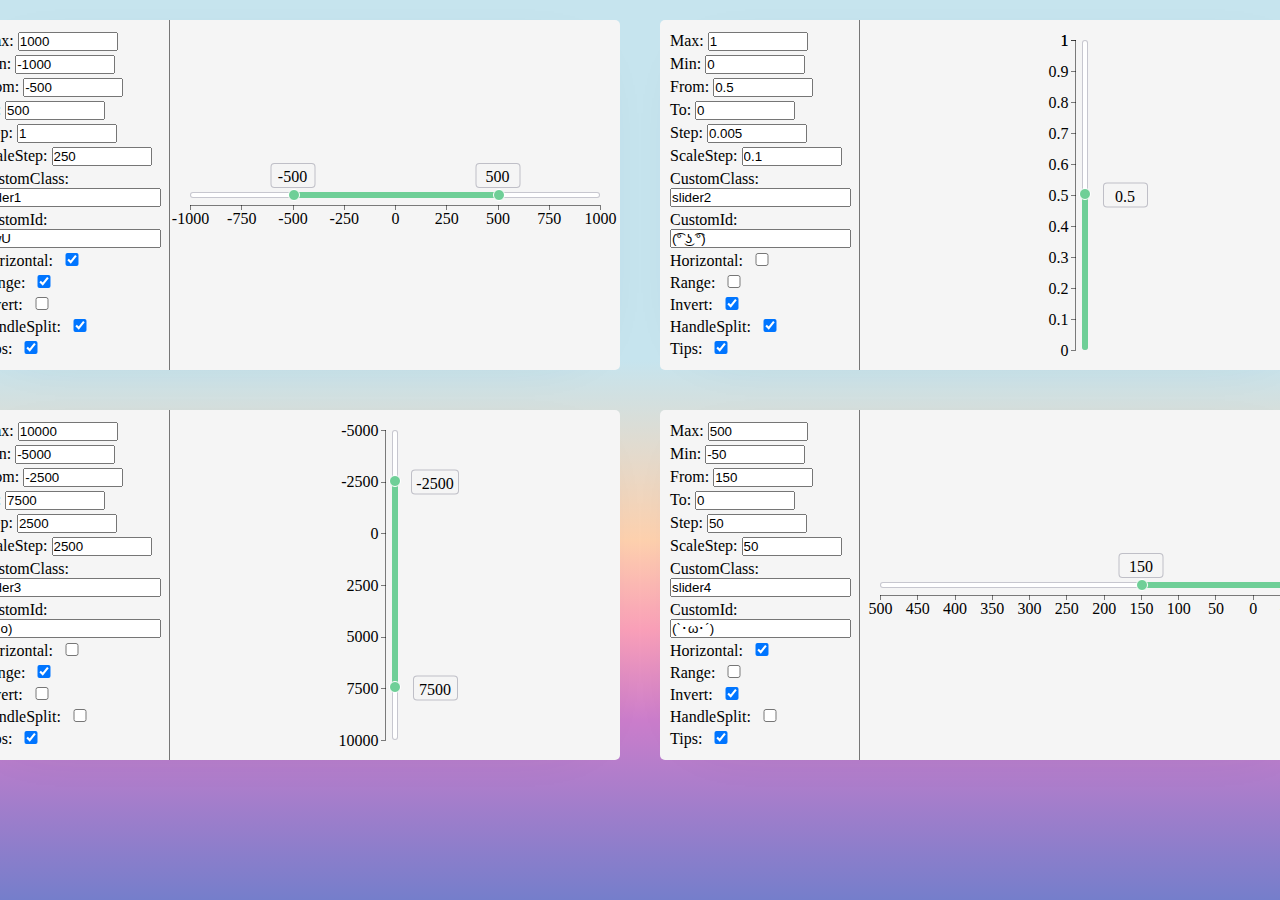
<file: Slider/index.html>
<html><head><meta charset="UTF-8"><meta name="viewport" content="width=device-width,user-scalable=no,initial-scale=1,maximum-scale=1,minimum-scale=1"><meta http-equiv="X-UA-Compatible" content="ie=edge"><title>sliderDemo</title><script defer="defer" src="js/demo.js"></script><link href="css/demo.css" rel="stylesheet"></head><body><main class="page"><div class="page__container"><div class="demoPanel"><div class="demoPanel__panel"><label>Max: <input type="number" name="max"></label> <label>Min: <input type="number" name="min"></label> <label>From: <input type="number" name="from"></label> <label>To: <input type="number" name="to"></label> <label>Step: <input type="number" name="step"></label> <label>ScaleStep: <input type="number" name="scaleStep"></label> <label>CustomClass: <input name="customClass"></label> <label>CustomId: <input name="customId"></label> <label>Horizontal: <input type="checkbox" name="horizontal"></label> <label>Range: <input type="checkbox" name="isRange"></label> <label>Invert: <input type="checkbox" name="invert"></label> <label>HandleSplit: <input type="checkbox" name="handleSplit"></label> <label>Tips: <input type="checkbox" name="tips"></label></div><div class="demoPanel__slider"></div></div><div class="demoPanel"><div class="demoPanel__panel"><label>Max: <input type="number" name="max"></label> <label>Min: <input type="number" name="min"></label> <label>From: <input type="number" name="from"></label> <label>To: <input type="number" name="to"></label> <label>Step: <input type="number" name="step"></label> <label>ScaleStep: <input type="number" name="scaleStep"></label> <label>CustomClass: <input name="customClass"></label> <label>CustomId: <input name="customId"></label> <label>Horizontal: <input type="checkbox" name="horizontal"></label> <label>Range: <input type="checkbox" name="isRange"></label> <label>Invert: <input type="checkbox" name="invert"></label> <label>HandleSplit: <input type="checkbox" name="handleSplit"></label> <label>Tips: <input type="checkbox" name="tips"></label></div><div class="demoPanel__slider"></div></div><div class="demoPanel"><div class="demoPanel__panel"><label>Max: <input type="number" name="max"></label> <label>Min: <input type="number" name="min"></label> <label>From: <input type="number" name="from"></label> <label>To: <input type="number" name="to"></label> <label>Step: <input type="number" name="step"></label> <label>ScaleStep: <input type="number" name="scaleStep"></label> <label>CustomClass: <input name="customClass"></label> <label>CustomId: <input name="customId"></label> <label>Horizontal: <input type="checkbox" name="horizontal"></label> <label>Range: <input type="checkbox" name="isRange"></label> <label>Invert: <input type="checkbox" name="invert"></label> <label>HandleSplit: <input type="checkbox" name="handleSplit"></label> <label>Tips: <input type="checkbox" name="tips"></label></div><div class="demoPanel__slider"></div></div><div class="demoPanel"><div class="demoPanel__panel"><label>Max: <input type="number" name="max"></label> <label>Min: <input type="number" name="min"></label> <label>From: <input type="number" name="from"></label> <label>To: <input type="number" name="to"></label> <label>Step: <input type="number" name="step"></label> <label>ScaleStep: <input type="number" name="scaleStep"></label> <label>CustomClass: <input name="customClass"></label> <label>CustomId: <input name="customId"></label> <label>Horizontal: <input type="checkbox" name="horizontal"></label> <label>Range: <input type="checkbox" name="isRange"></label> <label>Invert: <input type="checkbox" name="invert"></label> <label>HandleSplit: <input type="checkbox" name="handleSplit"></label> <label>Tips: <input type="checkbox" name="tips"></label></div><div class="demoPanel__slider"></div></div></div></main></body></html>
</file>
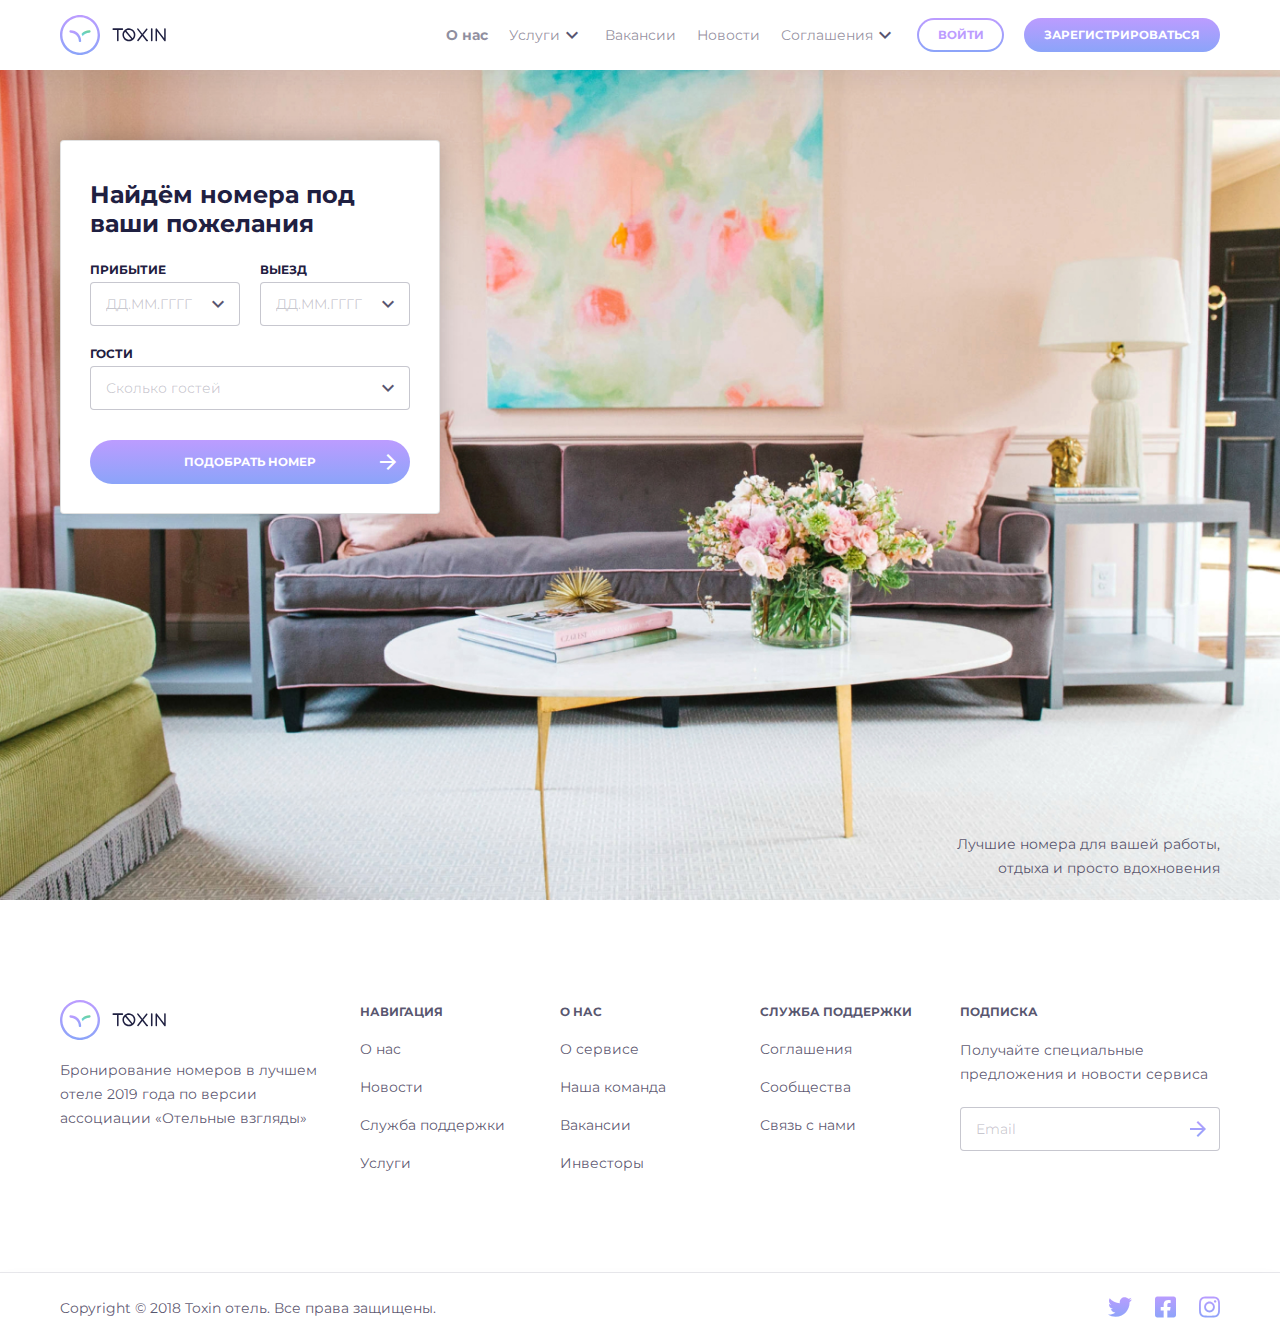
<file: Toxin/index.html>
<!DOCTYPE html>
<html lang="ru">
  <head>
    <meta charset="UTF-8">
    <meta name="viewport" content="width=device-width, initial-scale=1">
    <title>Toxin Landing</title>
  <script defer src="js/vendors-node_modules_jquery_dist_jquery_js-node_modules_pug-runtime_index_js.js"></script><script defer src="js/vendors-node_modules_air-datepicker_index_es_js-node_modules_air-datepicker_air-datepicker_cs-d4dacd.js"></script><script defer src="js/node_modules_moment_locale_sync_recursive_-src_components_date-dropdown_date-dropdown_js-src_-48346a.js"></script><script defer src="js/index.js"></script><link href="css/vendors-node_modules_air-datepicker_index_es_js-node_modules_air-datepicker_air-datepicker_cs-d4dacd.css" rel="stylesheet"><link href="css/index.css" rel="stylesheet"></head>
  <body class="page">
    <div class="page__header">
      <header class="header header--default">
        <div class="header__wrapper">
          <div class="header__logo"><a href="./"><img src="img/logo/logo-default.svg"></a></div>
          <div class="header__container--hamburger">
            <div class="hamburger-menu">
              <label class="hamburger-menu__label">
                <input class="hamburger-menu__checkbox" type="checkbox">
                <div class="hamburger-menu__line-container">
                  <div class="hamburger-menu__single-line"></div>
                  <div class="hamburger-menu__single-line"></div>
                  <div class="hamburger-menu__single-line"></div>
                </div>
              </label>
            </div>
          </div>
          <nav class="header__navigation">
            <div class="header__nav-container">
              <ul class="header__nav-list">
                <li class="header__nav-item"><a class="header__nav-link header__nav-link--with-bold-text" href="/aboutUs.html">О нас</a>
                </li>
                <li class="header__nav-item">
                  <details class="header__details">
                    <summary class="header__summary"><a class="header__nav-link" href="/services.html">Услуги</a><span class="header__nav-arrow">expand_more</span></summary>
                    <div class="header__details-hidden">
                      <ul class="header__nav-list header__nav-list--hidden">
                        <li class="header__nav-item header__nav-item--without-margin header__nav-item--with-padding"><a class="header__nav-link" href="/services1.html">Услуги 1</a></li>
                        <li class="header__nav-item header__nav-item--without-margin header__nav-item--with-padding"><a class="header__nav-link" href="/services2.html">Услуги 2</a></li>
                        <li class="header__nav-item header__nav-item--without-margin header__nav-item--with-padding"><a class="header__nav-link" href="/services3.html">Услуги 3</a></li>
                      </ul>
                    </div>
                  </details>
                </li>
                <li class="header__nav-item"><a class="header__nav-link" href="/vacancies.html">Вакансии</a>
                </li>
                <li class="header__nav-item"><a class="header__nav-link" href="/news.html">Новости</a>
                </li>
                <li class="header__nav-item">
                  <details class="header__details">
                    <summary class="header__summary"><a class="header__nav-link" href="/agreements.html">Соглашения</a><span class="header__nav-arrow">expand_more</span></summary>
                    <div class="header__details-hidden">
                      <ul class="header__nav-list header__nav-list--hidden">
                        <li class="header__nav-item header__nav-item--without-margin header__nav-item--with-padding"><a class="header__nav-link" href="/agreement1.html">Соглашение 1</a></li>
                        <li class="header__nav-item header__nav-item--without-margin header__nav-item--with-padding"><a class="header__nav-link" href="/agreement2.html">Соглашение 2</a></li>
                        <li class="header__nav-item header__nav-item--without-margin header__nav-item--with-padding"><a class="header__nav-link" href="/agreement3.html">Соглашение 3</a></li>
                      </ul>
                    </div>
                  </details>
                </li>
              </ul>
              <div class="header__nav-user">
                <div class="header__nav-btn header__nav-btn--login"><a class="button button--outlined" href="./sign-in.html"><span class="button__wrapper"><span class="button__text">Войти</span></span></a>
                </div>
                <div class="header__nav-btn header__nav-btn--register"><a class="button button--default" href="./registration.html"><span class="button__wrapper"><span class="button__text">Зарегистрироваться</span></span></a>
                </div>
              </div>
            </div>
          </nav>
        </div>
      </header>
    </div>
    <div class="page__content">
      <div class="index-page">
        <div class="index-page__container">
          <div class="index-page__content">
            <div class="index-page__flex-container">
              <div class="index-page__flex-item index-page__flex-item--left">
                <div class="card-search-room">
                  <div class="card-search-room__title">
                    <h1>Найдём номера под ваши пожелания</h1>
                  </div>
                  <form class="card-search-room__form">
                    <div class="card-search-room__container card-search-room__container--with-z-index">
                      <div class="form-input form-input--double form-input--with-dropdown">
                        <div class="form-item-container">
                          <div class="form-item-container__header form-item-container__header--with-short-margin">
                            <h3 class="form-item-container__title">прибытие</h3>
                          </div>
                          <div class="form-item-container__body">
                            <div class="form-input__single-input-wrapper">
                              <input class="form-input__input form-input__input--with-icon form-input__input--readonly" readonly data-action="toggleDropdown" placeholder="ДД.ММ.ГГГГ" data-index="0"><i class="form-input__icon material-icons">expand_more</i>
                            </div>
                          </div>
                        </div>
                        <div class="form-item-container">
                          <div class="form-item-container__header form-item-container__header--with-short-margin">
                            <h3 class="form-item-container__title">выезд</h3>
                          </div>
                          <div class="form-item-container__body">
                            <div class="form-input__single-input-wrapper">
                              <input class="form-input__input form-input__input--with-icon form-input__input--readonly" readonly data-action="toggleDropdown" placeholder="ДД.ММ.ГГГГ" data-index="1"><i class="form-input__icon material-icons">expand_more</i>
                            </div>
                          </div>
                        </div>
                        <div class="form-input__dropdown-wrapper">
                          <div class="dropdown-date">
                            <input class="dropdown-date__input">
                          </div>
                        </div>
                      </div>
                    </div>
                    <div class="card-search-room__container card-search-room__container--with-20px-margin">
                      <div class="form-item-container">
                        <div class="form-item-container__header form-item-container__header--with-short-margin">
                          <h3 class="form-item-container__title">гости</h3>
                        </div>
                        <div class="form-item-container__body">
                          <div class="form-input form-input--single form-input--with-dropdown">
                            <div class="form-input__single-input-wrapper">
                              <input class="form-input__input form-input__input--with-icon form-input__input--readonly" readonly data-action="toggleDropdown" placeholder="Сколько гостей" data-index="0"><i class="form-input__icon material-icons">expand_more</i>
                            </div>
                            <div class="form-input__dropdown-wrapper">
                              <div class="dropdown-guest">
                                <div class="dropdown-guest__type-container" data-name="Взрослые">
                                  <div class="dropdown-guest__type-name">Взрослые</div>
                                  <div class="dropdown-guest__btn-container">
                                    <button class="dropdown-guest__change-count-button" data-action="reduce">-</button><span class="dropdown-guest__guest-count">0</span>
                                    <button class="dropdown-guest__change-count-button" data-action="add">+</button>
                                  </div>
                                </div>
                                <div class="dropdown-guest__type-container" data-name="Дети">
                                  <div class="dropdown-guest__type-name">Дети</div>
                                  <div class="dropdown-guest__btn-container">
                                    <button class="dropdown-guest__change-count-button" data-action="reduce">-</button><span class="dropdown-guest__guest-count">0</span>
                                    <button class="dropdown-guest__change-count-button" data-action="add">+</button>
                                  </div>
                                </div>
                                <div class="dropdown-guest__type-container" data-name="Младенцы">
                                  <div class="dropdown-guest__type-name">Младенцы</div>
                                  <div class="dropdown-guest__btn-container">
                                    <button class="dropdown-guest__change-count-button" data-action="reduce">-</button><span class="dropdown-guest__guest-count">0</span>
                                    <button class="dropdown-guest__change-count-button" data-action="add">+</button>
                                  </div>
                                </div>
                                <div class="dropdown-guest__actions">
                                  <button class="button button--borderless global--hidden" type="button" data-action="clear"><span class="button__wrapper"><span class="button__text">Очистить</span></span></button>
                                  <button class="button button--borderless" type="button" data-action="confirm"><span class="button__wrapper"><span class="button__text">Применить</span></span></button>
                                </div>
                              </div>
                            </div>
                          </div>
                        </div>
                      </div>
                    </div>
                    <div class="card-search-room__container card-search-room__container--with-30px-margin"><a class="button button--big" href="./search-room.html"><span class="button__wrapper"><span class="button__text">Подобрать номер</span><i class="button__icon material-icons">arrow_forward</i></span></a>
                    </div>
                  </form>
                </div>
              </div>
              <div class="index-page__flex-item index-page__flex-item--right index-page__flex-item--with-margin-top"><span class="index-page__site-desctiption">Лучшие номера для вашей работы, отдыха и просто вдохновения</span></div>
            </div>
          </div>
        </div>
      </div>
    </div>
    <div class="page__footer">
      <footer class="footer">
        <section class="footer__section footer__section--base">
          <div class="footer__section-container">
            <div class="footer__grid-container">
              <div class="footer__grid-item footer__grid-item--with-brand-info">
                <div class="footer__brand-logo"><img src="img/logo/logo-default.svg"></div>
                <div class="footer__brand-info"><span>Бронирование номеров в лучшем отеле 2019 года по версии ассоциации «Отельные взгляды»</span></div>
              </div>
              <div class="footer__grid-item footer__grid-item--with-nav-info">
                <div class="footer__grid-title"><span>Навигация</span></div>
                <ul class="footer__link-list">
                  <li class="footer__link-item">О нас</li>
                  <li class="footer__link-item">Новости</li>
                  <li class="footer__link-item">Служба поддержки</li>
                  <li class="footer__link-item">Услуги</li>
                </ul>
              </div>
              <div class="footer__grid-item footer__grid-item--with-aboutUs-info">
                <div class="footer__grid-title"><span>О нас</span></div>
                <ul class="footer__link-list">
                  <li class="footer__link-item">О сервисе</li>
                  <li class="footer__link-item">Наша команда</li>
                  <li class="footer__link-item">Вакансии</li>
                  <li class="footer__link-item">Инвесторы</li>
                </ul>
              </div>
              <div class="footer__grid-item footer__grid-item--with-support-info">
                <div class="footer__grid-title"><span>Служба поддержки</span></div>
                <ul class="footer__link-list">
                  <li class="footer__link-item">Соглашения</li>
                  <li class="footer__link-item">Сообщества</li>
                  <li class="footer__link-item">Связь с нами</li>
                </ul>
              </div>
              <div class="footer__grid-item footer__grid-item--with-subscribe-info">
                <div class="footer__grid-title"><span>Подписка</span></div>
                <div class="footer__subscribe-text"><span>Получайте специальные предложения и новости сервиса</span></div>
                <div class="footer__subscribe-input">
                  <form action="https://echo.htmlacademy.ru" method="post" name="subscribe">
                    <div class="form-input form-input--single">
                      <div class="form-input__single-input-wrapper">
                        <input class="form-input__input form-input__input--with-icon" placeholder="Email" name="Email" data-index="0">
                        <button class="form-input__button material-icons" type="submit">arrow_forward</button>
                      </div>
                    </div>
                  </form>
                </div>
              </div>
            </div>
          </div>
        </section>
        <section class="footer__section footer__section--copyright">
          <div class="footer__section-container">
            <div class="footer__copyright-wrapper">
              <div class="footer__copyright-text"><span>Copyright © 2018 Toxin отель. Все права защищены.</span></div>
              <div class="footer__copyright-socials"><a class="footer__social-link" href="404.html" target="_blank" rel="noopener noreferrer" title="Twitter"><span class="footer__social-icon"></span></a><a class="footer__social-link" href="404.html" target="_blank" rel="noopener noreferrer" title="Facebook"><span class="footer__social-icon"></span></a><a class="footer__social-link" href="404.html" target="_blank" rel="noopener noreferrer" title="Instagram"><span class="footer__social-icon"></span></a>
              </div>
            </div>
          </div>
        </section>
      </footer>
    </div>
  </body>
</html>
</file>
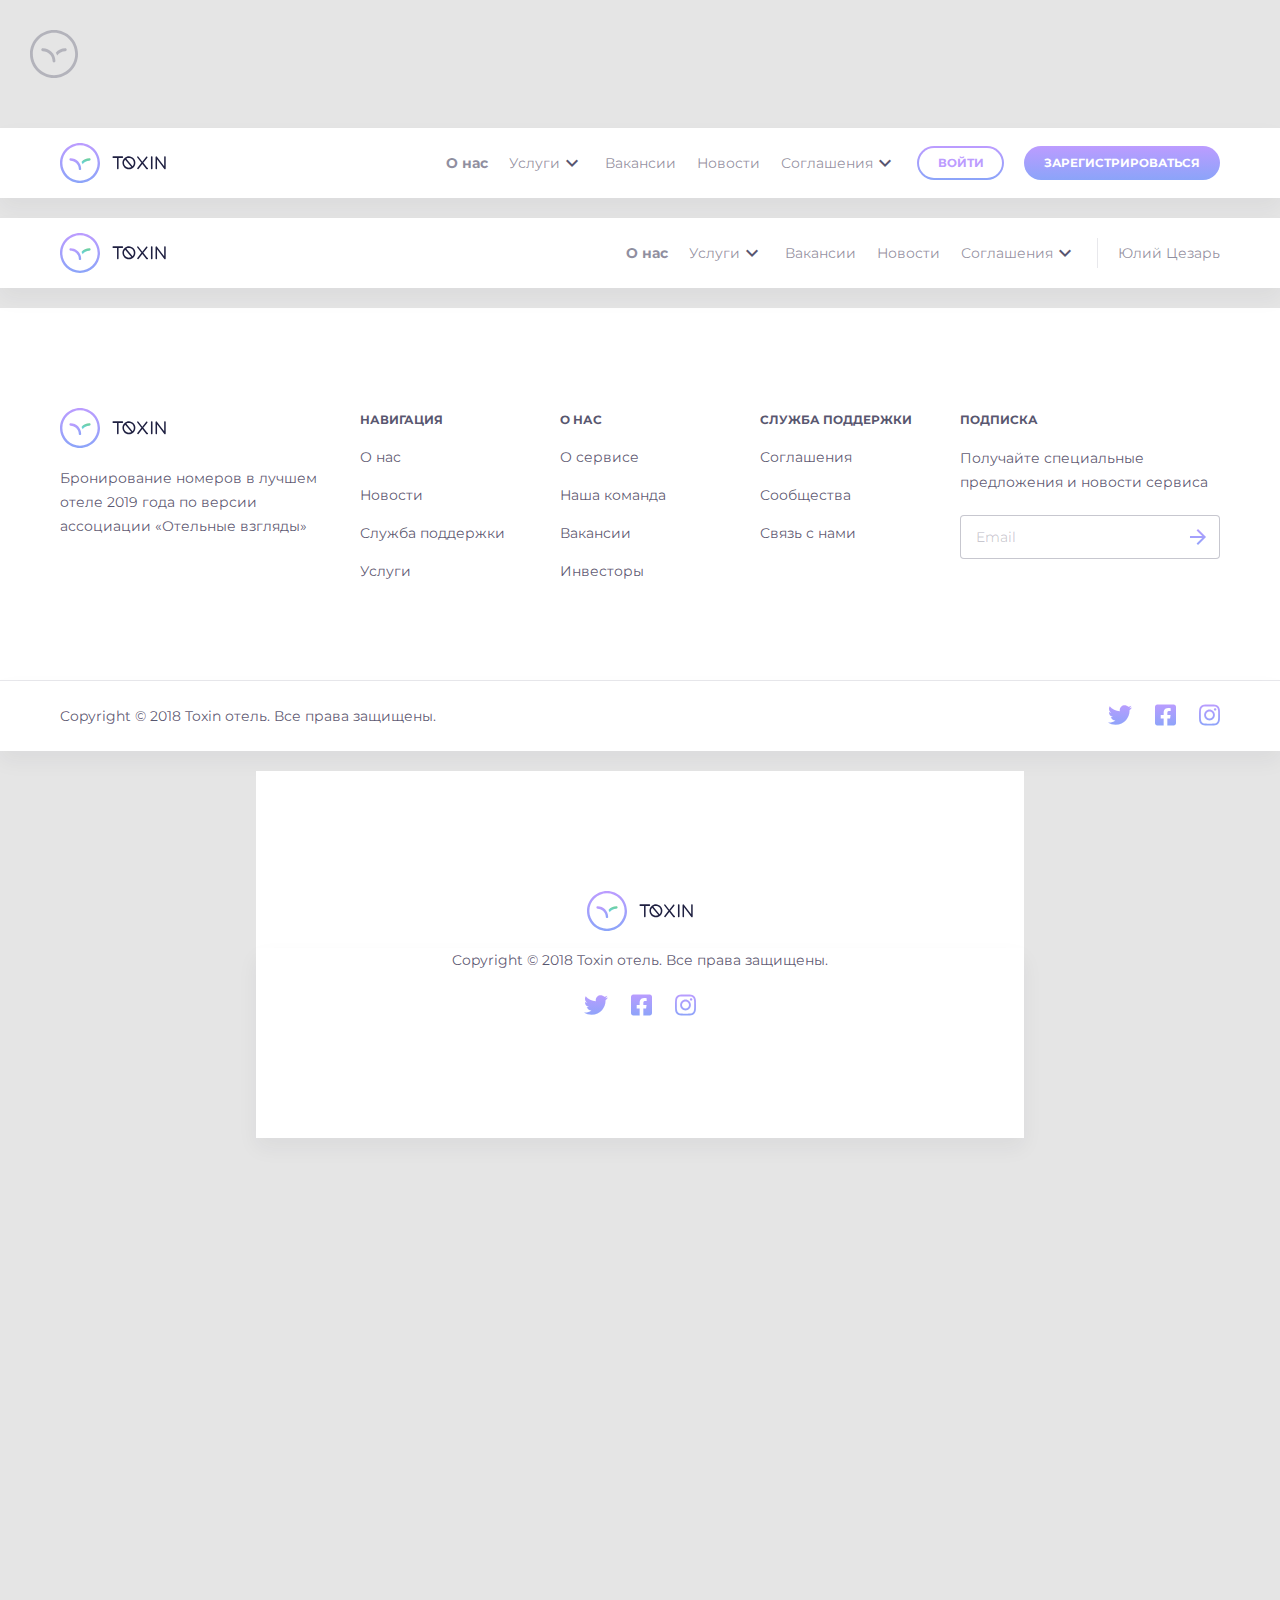
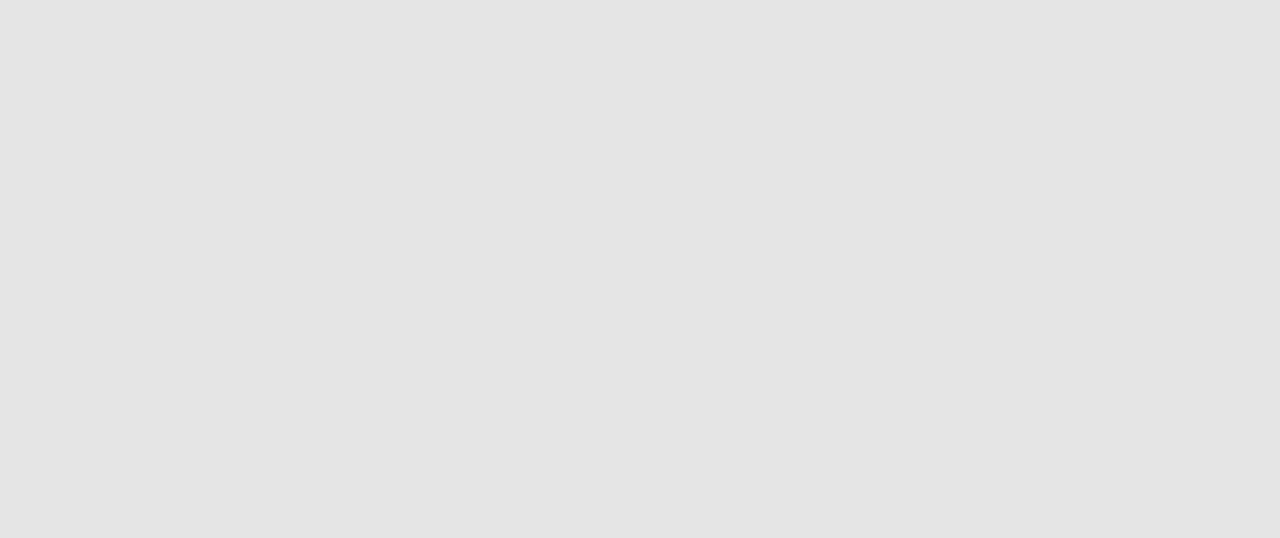
<file: Toxin/headers-footers.html>
<!DOCTYPE html>
<html lang="ru">
  <head>
    <meta charset="UTF-8">
    <meta name="viewport" content="width=device-width, initial-scale=1">
    <title>111111</title>
  <script defer src="js/vendors-node_modules_jquery_dist_jquery_js-node_modules_pug-runtime_index_js.js"></script><script defer src="js/headers-footers.js"></script><link href="css/headers-footers.css" rel="stylesheet"></head>
  <body class="page">
    <div class="headers-footers-page">
      <div class="headers-footers-page__header">
        <header class="header header--ui-kit">
          <div class="header__logo"><img src="img/logo/logo-uikit.svg"></div>
        </header>
      </div>
      <div class="headers-footers-page__container">
        <header class="header header--default">
          <div class="header__wrapper">
            <div class="header__logo"><a href="./"><img src="img/logo/logo-default.svg"></a></div>
            <div class="header__container--hamburger">
              <div class="hamburger-menu">
                <label class="hamburger-menu__label">
                  <input class="hamburger-menu__checkbox" type="checkbox">
                  <div class="hamburger-menu__line-container">
                    <div class="hamburger-menu__single-line"></div>
                    <div class="hamburger-menu__single-line"></div>
                    <div class="hamburger-menu__single-line"></div>
                  </div>
                </label>
              </div>
            </div>
            <nav class="header__navigation">
              <div class="header__nav-container">
                <ul class="header__nav-list">
                  <li class="header__nav-item"><a class="header__nav-link header__nav-link--with-bold-text" href="/aboutUs.html">О нас</a>
                  </li>
                  <li class="header__nav-item">
                    <details class="header__details">
                      <summary class="header__summary"><a class="header__nav-link" href="/services.html">Услуги</a><span class="header__nav-arrow">expand_more</span></summary>
                      <div class="header__details-hidden">
                        <ul class="header__nav-list header__nav-list--hidden">
                          <li class="header__nav-item header__nav-item--without-margin header__nav-item--with-padding"><a class="header__nav-link" href="/services1.html">Услуги 1</a></li>
                          <li class="header__nav-item header__nav-item--without-margin header__nav-item--with-padding"><a class="header__nav-link" href="/services2.html">Услуги 2</a></li>
                          <li class="header__nav-item header__nav-item--without-margin header__nav-item--with-padding"><a class="header__nav-link" href="/services3.html">Услуги 3</a></li>
                        </ul>
                      </div>
                    </details>
                  </li>
                  <li class="header__nav-item"><a class="header__nav-link" href="/vacancies.html">Вакансии</a>
                  </li>
                  <li class="header__nav-item"><a class="header__nav-link" href="/news.html">Новости</a>
                  </li>
                  <li class="header__nav-item">
                    <details class="header__details">
                      <summary class="header__summary"><a class="header__nav-link" href="/agreements.html">Соглашения</a><span class="header__nav-arrow">expand_more</span></summary>
                      <div class="header__details-hidden">
                        <ul class="header__nav-list header__nav-list--hidden">
                          <li class="header__nav-item header__nav-item--without-margin header__nav-item--with-padding"><a class="header__nav-link" href="/agreement1.html">Соглашение 1</a></li>
                          <li class="header__nav-item header__nav-item--without-margin header__nav-item--with-padding"><a class="header__nav-link" href="/agreement2.html">Соглашение 2</a></li>
                          <li class="header__nav-item header__nav-item--without-margin header__nav-item--with-padding"><a class="header__nav-link" href="/agreement3.html">Соглашение 3</a></li>
                        </ul>
                      </div>
                    </details>
                  </li>
                </ul>
                <div class="header__nav-user">
                  <div class="header__nav-btn header__nav-btn--login"><a class="button button--outlined" href="./sign-in.html"><span class="button__wrapper"><span class="button__text">Войти</span></span></a>
                  </div>
                  <div class="header__nav-btn header__nav-btn--register"><a class="button button--default" href="./registration.html"><span class="button__wrapper"><span class="button__text">Зарегистрироваться</span></span></a>
                  </div>
                </div>
              </div>
            </nav>
          </div>
        </header>
      </div>
      <div class="headers-footers-page__container">
        <header class="header header--default">
          <div class="header__wrapper">
            <div class="header__logo"><a href="./"><img src="img/logo/logo-default.svg"></a></div>
            <div class="header__container--hamburger">
              <div class="hamburger-menu">
                <label class="hamburger-menu__label">
                  <input class="hamburger-menu__checkbox" type="checkbox">
                  <div class="hamburger-menu__line-container">
                    <div class="hamburger-menu__single-line"></div>
                    <div class="hamburger-menu__single-line"></div>
                    <div class="hamburger-menu__single-line"></div>
                  </div>
                </label>
              </div>
            </div>
            <nav class="header__navigation">
              <div class="header__nav-container">
                <ul class="header__nav-list">
                  <li class="header__nav-item"><a class="header__nav-link header__nav-link--with-bold-text" href="/aboutUs.html">О нас</a>
                  </li>
                  <li class="header__nav-item">
                    <details class="header__details">
                      <summary class="header__summary"><a class="header__nav-link" href="/services.html">Услуги</a><span class="header__nav-arrow">expand_more</span></summary>
                      <div class="header__details-hidden">
                        <ul class="header__nav-list header__nav-list--hidden">
                          <li class="header__nav-item header__nav-item--without-margin header__nav-item--with-padding"><a class="header__nav-link" href="/services1.html">Услуги 1</a></li>
                          <li class="header__nav-item header__nav-item--without-margin header__nav-item--with-padding"><a class="header__nav-link" href="/services2.html">Услуги 2</a></li>
                          <li class="header__nav-item header__nav-item--without-margin header__nav-item--with-padding"><a class="header__nav-link" href="/services3.html">Услуги 3</a></li>
                        </ul>
                      </div>
                    </details>
                  </li>
                  <li class="header__nav-item"><a class="header__nav-link" href="/vacancies.html">Вакансии</a>
                  </li>
                  <li class="header__nav-item"><a class="header__nav-link" href="/news.html">Новости</a>
                  </li>
                  <li class="header__nav-item">
                    <details class="header__details">
                      <summary class="header__summary"><a class="header__nav-link" href="/agreements.html">Соглашения</a><span class="header__nav-arrow">expand_more</span></summary>
                      <div class="header__details-hidden">
                        <ul class="header__nav-list header__nav-list--hidden">
                          <li class="header__nav-item header__nav-item--without-margin header__nav-item--with-padding"><a class="header__nav-link" href="/agreement1.html">Соглашение 1</a></li>
                          <li class="header__nav-item header__nav-item--without-margin header__nav-item--with-padding"><a class="header__nav-link" href="/agreement2.html">Соглашение 2</a></li>
                          <li class="header__nav-item header__nav-item--without-margin header__nav-item--with-padding"><a class="header__nav-link" href="/agreement3.html">Соглашение 3</a></li>
                        </ul>
                      </div>
                    </details>
                  </li>
                </ul>
                <div class="header__nav-user">
                  <div class="header__br"></div>
                  <div class="header__username"><span>Юлий Цезарь</span></div>
                </div>
              </div>
            </nav>
          </div>
        </header>
      </div>
      <div class="headers-footers-page__container">
        <footer class="footer">
          <section class="footer__section footer__section--base">
            <div class="footer__section-container">
              <div class="footer__grid-container">
                <div class="footer__grid-item footer__grid-item--with-brand-info">
                  <div class="footer__brand-logo"><img src="img/logo/logo-default.svg"></div>
                  <div class="footer__brand-info"><span>Бронирование номеров в лучшем отеле 2019 года по версии ассоциации «Отельные взгляды»</span></div>
                </div>
                <div class="footer__grid-item footer__grid-item--with-nav-info">
                  <div class="footer__grid-title"><span>Навигация</span></div>
                  <ul class="footer__link-list">
                    <li class="footer__link-item">О нас</li>
                    <li class="footer__link-item">Новости</li>
                    <li class="footer__link-item">Служба поддержки</li>
                    <li class="footer__link-item">Услуги</li>
                  </ul>
                </div>
                <div class="footer__grid-item footer__grid-item--with-aboutUs-info">
                  <div class="footer__grid-title"><span>О нас</span></div>
                  <ul class="footer__link-list">
                    <li class="footer__link-item">О сервисе</li>
                    <li class="footer__link-item">Наша команда</li>
                    <li class="footer__link-item">Вакансии</li>
                    <li class="footer__link-item">Инвесторы</li>
                  </ul>
                </div>
                <div class="footer__grid-item footer__grid-item--with-support-info">
                  <div class="footer__grid-title"><span>Служба поддержки</span></div>
                  <ul class="footer__link-list">
                    <li class="footer__link-item">Соглашения</li>
                    <li class="footer__link-item">Сообщества</li>
                    <li class="footer__link-item">Связь с нами</li>
                  </ul>
                </div>
                <div class="footer__grid-item footer__grid-item--with-subscribe-info">
                  <div class="footer__grid-title"><span>Подписка</span></div>
                  <div class="footer__subscribe-text"><span>Получайте специальные предложения и новости сервиса</span></div>
                  <div class="footer__subscribe-input">
                    <form action="https://echo.htmlacademy.ru" method="post" name="subscribe">
                      <div class="form-input form-input--single">
                        <div class="form-input__single-input-wrapper">
                          <input class="form-input__input form-input__input--with-icon" placeholder="Email" name="Email" data-index="0">
                          <button class="form-input__button material-icons" type="submit">arrow_forward</button>
                        </div>
                      </div>
                    </form>
                  </div>
                </div>
              </div>
            </div>
          </section>
          <section class="footer__section footer__section--copyright">
            <div class="footer__section-container">
              <div class="footer__copyright-wrapper">
                <div class="footer__copyright-text"><span>Copyright © 2018 Toxin отель. Все права защищены.</span></div>
                <div class="footer__copyright-socials"><a class="footer__social-link" href="404.html" target="_blank" rel="noopener noreferrer" title="Twitter"><span class="footer__social-icon"></span></a><a class="footer__social-link" href="404.html" target="_blank" rel="noopener noreferrer" title="Facebook"><span class="footer__social-icon"></span></a><a class="footer__social-link" href="404.html" target="_blank" rel="noopener noreferrer" title="Instagram"><span class="footer__social-icon"></span></a>
                </div>
              </div>
            </div>
          </section>
        </footer>
      </div>
      <div class="headers-footers-page__container headers-footers-page__container--mini">
        <footer class="footer footer--mobile">
          <section class="footer__section footer__section--base">
            <div class="footer__section-container">
              <div class="footer__grid-container">
                <div class="footer__grid-item footer__grid-item--with-brand-info">
                  <div class="footer__brand-logo"><img src="img/logo/logo-default.svg"></div>
                  <div class="footer__brand-info"><span>Бронирование номеров в лучшем отеле 2019 года по версии ассоциации «Отельные взгляды»</span></div>
                </div>
                <div class="footer__grid-item footer__grid-item--with-nav-info">
                  <div class="footer__grid-title"><span>Навигация</span></div>
                  <ul class="footer__link-list">
                    <li class="footer__link-item">О нас</li>
                    <li class="footer__link-item">Новости</li>
                    <li class="footer__link-item">Служба поддержки</li>
                    <li class="footer__link-item">Услуги</li>
                  </ul>
                </div>
                <div class="footer__grid-item footer__grid-item--with-aboutUs-info">
                  <div class="footer__grid-title"><span>О нас</span></div>
                  <ul class="footer__link-list">
                    <li class="footer__link-item">О сервисе</li>
                    <li class="footer__link-item">Наша команда</li>
                    <li class="footer__link-item">Вакансии</li>
                    <li class="footer__link-item">Инвесторы</li>
                  </ul>
                </div>
                <div class="footer__grid-item footer__grid-item--with-support-info">
                  <div class="footer__grid-title"><span>Служба поддержки</span></div>
                  <ul class="footer__link-list">
                    <li class="footer__link-item">Соглашения</li>
                    <li class="footer__link-item">Сообщества</li>
                    <li class="footer__link-item">Связь с нами</li>
                  </ul>
                </div>
                <div class="footer__grid-item footer__grid-item--with-subscribe-info">
                  <div class="footer__grid-title"><span>Подписка</span></div>
                  <div class="footer__subscribe-text"><span>Получайте специальные предложения и новости сервиса</span></div>
                  <div class="footer__subscribe-input">
                    <form action="https://echo.htmlacademy.ru" method="post" name="subscribe">
                      <div class="form-input form-input--single">
                        <div class="form-input__single-input-wrapper">
                          <input class="form-input__input form-input__input--with-icon" placeholder="Email" name="Email" data-index="0">
                          <button class="form-input__button material-icons" type="submit">arrow_forward</button>
                        </div>
                      </div>
                    </form>
                  </div>
                </div>
              </div>
            </div>
          </section>
          <section class="footer__section footer__section--copyright">
            <div class="footer__section-container">
              <div class="footer__copyright-wrapper">
                <div class="footer__copyright-text"><span>Copyright © 2018 Toxin отель. Все права защищены.</span></div>
                <div class="footer__copyright-socials"><a class="footer__social-link" href="404.html" target="_blank" rel="noopener noreferrer" title="Twitter"><span class="footer__social-icon"></span></a><a class="footer__social-link" href="404.html" target="_blank" rel="noopener noreferrer" title="Facebook"><span class="footer__social-icon"></span></a><a class="footer__social-link" href="404.html" target="_blank" rel="noopener noreferrer" title="Instagram"><span class="footer__social-icon"></span></a>
                </div>
              </div>
            </div>
          </section>
        </footer>
      </div>
    </div>
  </body>
</html>
</file>
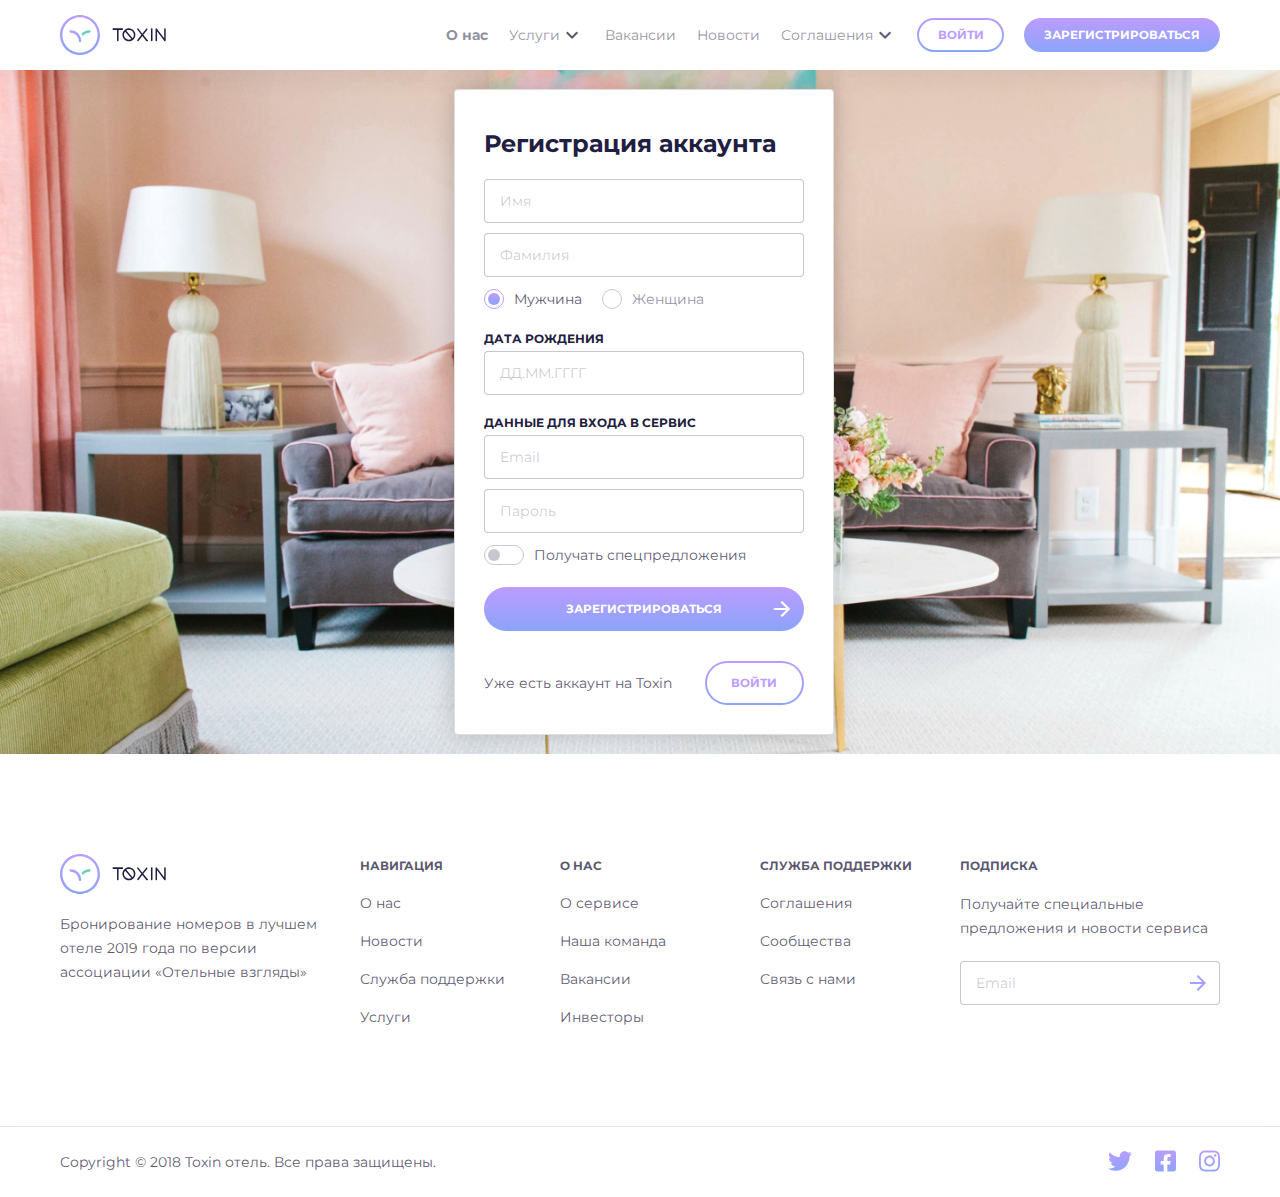
<file: Toxin/registration.html>
<!DOCTYPE html>
<html lang="ru">
  <head>
    <meta charset="UTF-8">
    <meta name="viewport" content="width=device-width, initial-scale=1">
    <title>Registration</title>
  <script defer src="js/registration.js"></script><link href="css/registration.css" rel="stylesheet"></head>
  <body class="page">
    <div class="page__header">
      <header class="header header--default">
        <div class="header__wrapper">
          <div class="header__logo"><a href="./"><img src="img/logo/logo-default.svg"></a></div>
          <div class="header__container--hamburger">
            <div class="hamburger-menu">
              <label class="hamburger-menu__label">
                <input class="hamburger-menu__checkbox" type="checkbox">
                <div class="hamburger-menu__line-container">
                  <div class="hamburger-menu__single-line"></div>
                  <div class="hamburger-menu__single-line"></div>
                  <div class="hamburger-menu__single-line"></div>
                </div>
              </label>
            </div>
          </div>
          <nav class="header__navigation">
            <div class="header__nav-container">
              <ul class="header__nav-list">
                <li class="header__nav-item"><a class="header__nav-link header__nav-link--with-bold-text" href="/aboutUs.html">О нас</a>
                </li>
                <li class="header__nav-item">
                  <details class="header__details">
                    <summary class="header__summary"><a class="header__nav-link" href="/services.html">Услуги</a><span class="header__nav-arrow">expand_more</span></summary>
                    <div class="header__details-hidden">
                      <ul class="header__nav-list header__nav-list--hidden">
                        <li class="header__nav-item header__nav-item--without-margin header__nav-item--with-padding"><a class="header__nav-link" href="/services1.html">Услуги 1</a></li>
                        <li class="header__nav-item header__nav-item--without-margin header__nav-item--with-padding"><a class="header__nav-link" href="/services2.html">Услуги 2</a></li>
                        <li class="header__nav-item header__nav-item--without-margin header__nav-item--with-padding"><a class="header__nav-link" href="/services3.html">Услуги 3</a></li>
                      </ul>
                    </div>
                  </details>
                </li>
                <li class="header__nav-item"><a class="header__nav-link" href="/vacancies.html">Вакансии</a>
                </li>
                <li class="header__nav-item"><a class="header__nav-link" href="/news.html">Новости</a>
                </li>
                <li class="header__nav-item">
                  <details class="header__details">
                    <summary class="header__summary"><a class="header__nav-link" href="/agreements.html">Соглашения</a><span class="header__nav-arrow">expand_more</span></summary>
                    <div class="header__details-hidden">
                      <ul class="header__nav-list header__nav-list--hidden">
                        <li class="header__nav-item header__nav-item--without-margin header__nav-item--with-padding"><a class="header__nav-link" href="/agreement1.html">Соглашение 1</a></li>
                        <li class="header__nav-item header__nav-item--without-margin header__nav-item--with-padding"><a class="header__nav-link" href="/agreement2.html">Соглашение 2</a></li>
                        <li class="header__nav-item header__nav-item--without-margin header__nav-item--with-padding"><a class="header__nav-link" href="/agreement3.html">Соглашение 3</a></li>
                      </ul>
                    </div>
                  </details>
                </li>
              </ul>
              <div class="header__nav-user">
                <div class="header__nav-btn header__nav-btn--login"><a class="button button--outlined" href="./sign-in.html"><span class="button__wrapper"><span class="button__text">Войти</span></span></a>
                </div>
                <div class="header__nav-btn header__nav-btn--register"><a class="button button--default" href="./registration.html"><span class="button__wrapper"><span class="button__text">Зарегистрироваться</span></span></a>
                </div>
              </div>
            </div>
          </nav>
        </div>
      </header>
    </div>
    <div class="page__content">
      <div class="registration-page">
        <div class="registration-page__container">
          <div class="registration-page__content">
            <div class="registration-page__card-container">
              <div class="card-registration">
                <div class="card-registration__title">
                  <h1>Регистрация аккаунта</h1>
                </div>
                <form class="card-registration__form">
                  <div class="card-registration__container card-registration__container--with-grid">
                    <div class="form-input form-input--single">
                      <div class="form-input__single-input-wrapper">
                        <input class="form-input__input" placeholder="Имя" data-index="0">
                      </div>
                    </div>
                    <div class="form-input form-input--single">
                      <div class="form-input__single-input-wrapper">
                        <input class="form-input__input" placeholder="Фамилия" data-index="0">
                      </div>
                    </div>
                    <div class="card-registration__user-sex">
                      <div class="radio-button">
                        <label class="radio-button__label">
                          <input class="radio-button__input" type="radio" name="changeMe" checked><span class="radio-button__fake-input"></span><span class="radio-button__title">Мужчина</span>
                        </label>
                        <label class="radio-button__label">
                          <input class="radio-button__input" type="radio" name="changeMe"><span class="radio-button__fake-input"></span><span class="radio-button__title">Женщина</span>
                        </label>
                      </div>
                    </div>
                  </div>
                  <div class="card-registration__container card-registration__container--with-20px-margin">
                    <div class="form-item-container">
                      <div class="form-item-container__header form-item-container__header--with-short-margin">
                        <h3 class="form-item-container__title">дата рождения</h3>
                      </div>
                      <div class="form-item-container__body">
                        <div class="card-registration__form-element">
                          <div class="form-input form-input--single">
                            <div class="form-input__single-input-wrapper">
                              <input class="form-input__input form-input__input--masked" placeholder="ДД.ММ.ГГГГ" data-index="0">
                            </div>
                          </div>
                        </div>
                      </div>
                    </div>
                  </div>
                  <div class="card-registration__container card-registration__container--with-grid card-registration__container--with-20px-margin">
                    <div class="form-item-container">
                      <div class="form-item-container__header form-item-container__header--with-short-margin">
                        <h3 class="form-item-container__title">данные для входа в сервис</h3>
                      </div>
                      <div class="form-item-container__body">
                        <div class="card-registration__container card-registration__container--with-grid">
                          <div class="form-input form-input--single">
                            <div class="form-input__single-input-wrapper">
                              <input class="form-input__input" placeholder="Email" data-index="0">
                            </div>
                          </div>
                          <div class="form-input form-input--single">
                            <div class="form-input__single-input-wrapper">
                              <input class="form-input__input" placeholder="Пароль" data-index="0">
                            </div>
                          </div>
                          <div class="toggle-button">
                            <label class="toggle-button__label">
                              <input class="toggle-button__checkbox" type="checkbox"><span class="toggle-button__toggle"></span><span class="toggle-button__title">Получать спецпредложения</span>
                            </label>
                          </div>
                        </div>
                      </div>
                    </div>
                  </div>
                  <div class="card-registration__container card-registration__container--with-20px-margin">
                    <button class="button button--big" type="button"><span class="button__wrapper"><span class="button__text">Зарегистрироваться</span><i class="button__icon material-icons">arrow_forward</i></span></button>
                  </div>
                  <div class="card-registration__container card-registration__container--with-30px-margin">
                    <div class="card-registration__already-register"><span>Уже есть аккаунт на Toxin</span>
                      <div class="card-registration__login-btn"><a class="button button--outlined" href="./sign-in.html"><span class="button__wrapper"><span class="button__text">Войти</span></span></a>
                      </div>
                    </div>
                  </div>
                </form>
              </div>
            </div>
          </div>
        </div>
      </div>
    </div>
    <div class="page__footer">
      <footer class="footer">
        <section class="footer__section footer__section--base">
          <div class="footer__section-container">
            <div class="footer__grid-container">
              <div class="footer__grid-item footer__grid-item--with-brand-info">
                <div class="footer__brand-logo"><img src="img/logo/logo-default.svg"></div>
                <div class="footer__brand-info"><span>Бронирование номеров в лучшем отеле 2019 года по версии ассоциации «Отельные взгляды»</span></div>
              </div>
              <div class="footer__grid-item footer__grid-item--with-nav-info">
                <div class="footer__grid-title"><span>Навигация</span></div>
                <ul class="footer__link-list">
                  <li class="footer__link-item">О нас</li>
                  <li class="footer__link-item">Новости</li>
                  <li class="footer__link-item">Служба поддержки</li>
                  <li class="footer__link-item">Услуги</li>
                </ul>
              </div>
              <div class="footer__grid-item footer__grid-item--with-aboutUs-info">
                <div class="footer__grid-title"><span>О нас</span></div>
                <ul class="footer__link-list">
                  <li class="footer__link-item">О сервисе</li>
                  <li class="footer__link-item">Наша команда</li>
                  <li class="footer__link-item">Вакансии</li>
                  <li class="footer__link-item">Инвесторы</li>
                </ul>
              </div>
              <div class="footer__grid-item footer__grid-item--with-support-info">
                <div class="footer__grid-title"><span>Служба поддержки</span></div>
                <ul class="footer__link-list">
                  <li class="footer__link-item">Соглашения</li>
                  <li class="footer__link-item">Сообщества</li>
                  <li class="footer__link-item">Связь с нами</li>
                </ul>
              </div>
              <div class="footer__grid-item footer__grid-item--with-subscribe-info">
                <div class="footer__grid-title"><span>Подписка</span></div>
                <div class="footer__subscribe-text"><span>Получайте специальные предложения и новости сервиса</span></div>
                <div class="footer__subscribe-input">
                  <form action="https://echo.htmlacademy.ru" method="post" name="subscribe">
                    <div class="form-input form-input--single">
                      <div class="form-input__single-input-wrapper">
                        <input class="form-input__input form-input__input--with-icon" placeholder="Email" name="Email" data-index="0">
                        <button class="form-input__button material-icons" type="submit">arrow_forward</button>
                      </div>
                    </div>
                  </form>
                </div>
              </div>
            </div>
          </div>
        </section>
        <section class="footer__section footer__section--copyright">
          <div class="footer__section-container">
            <div class="footer__copyright-wrapper">
              <div class="footer__copyright-text"><span>Copyright © 2018 Toxin отель. Все права защищены.</span></div>
              <div class="footer__copyright-socials"><a class="footer__social-link" href="404.html" target="_blank" rel="noopener noreferrer" title="Twitter"><span class="footer__social-icon"></span></a><a class="footer__social-link" href="404.html" target="_blank" rel="noopener noreferrer" title="Facebook"><span class="footer__social-icon"></span></a><a class="footer__social-link" href="404.html" target="_blank" rel="noopener noreferrer" title="Instagram"><span class="footer__social-icon"></span></a>
              </div>
            </div>
          </div>
        </section>
      </footer>
    </div>
  </body>
</html>
</file>
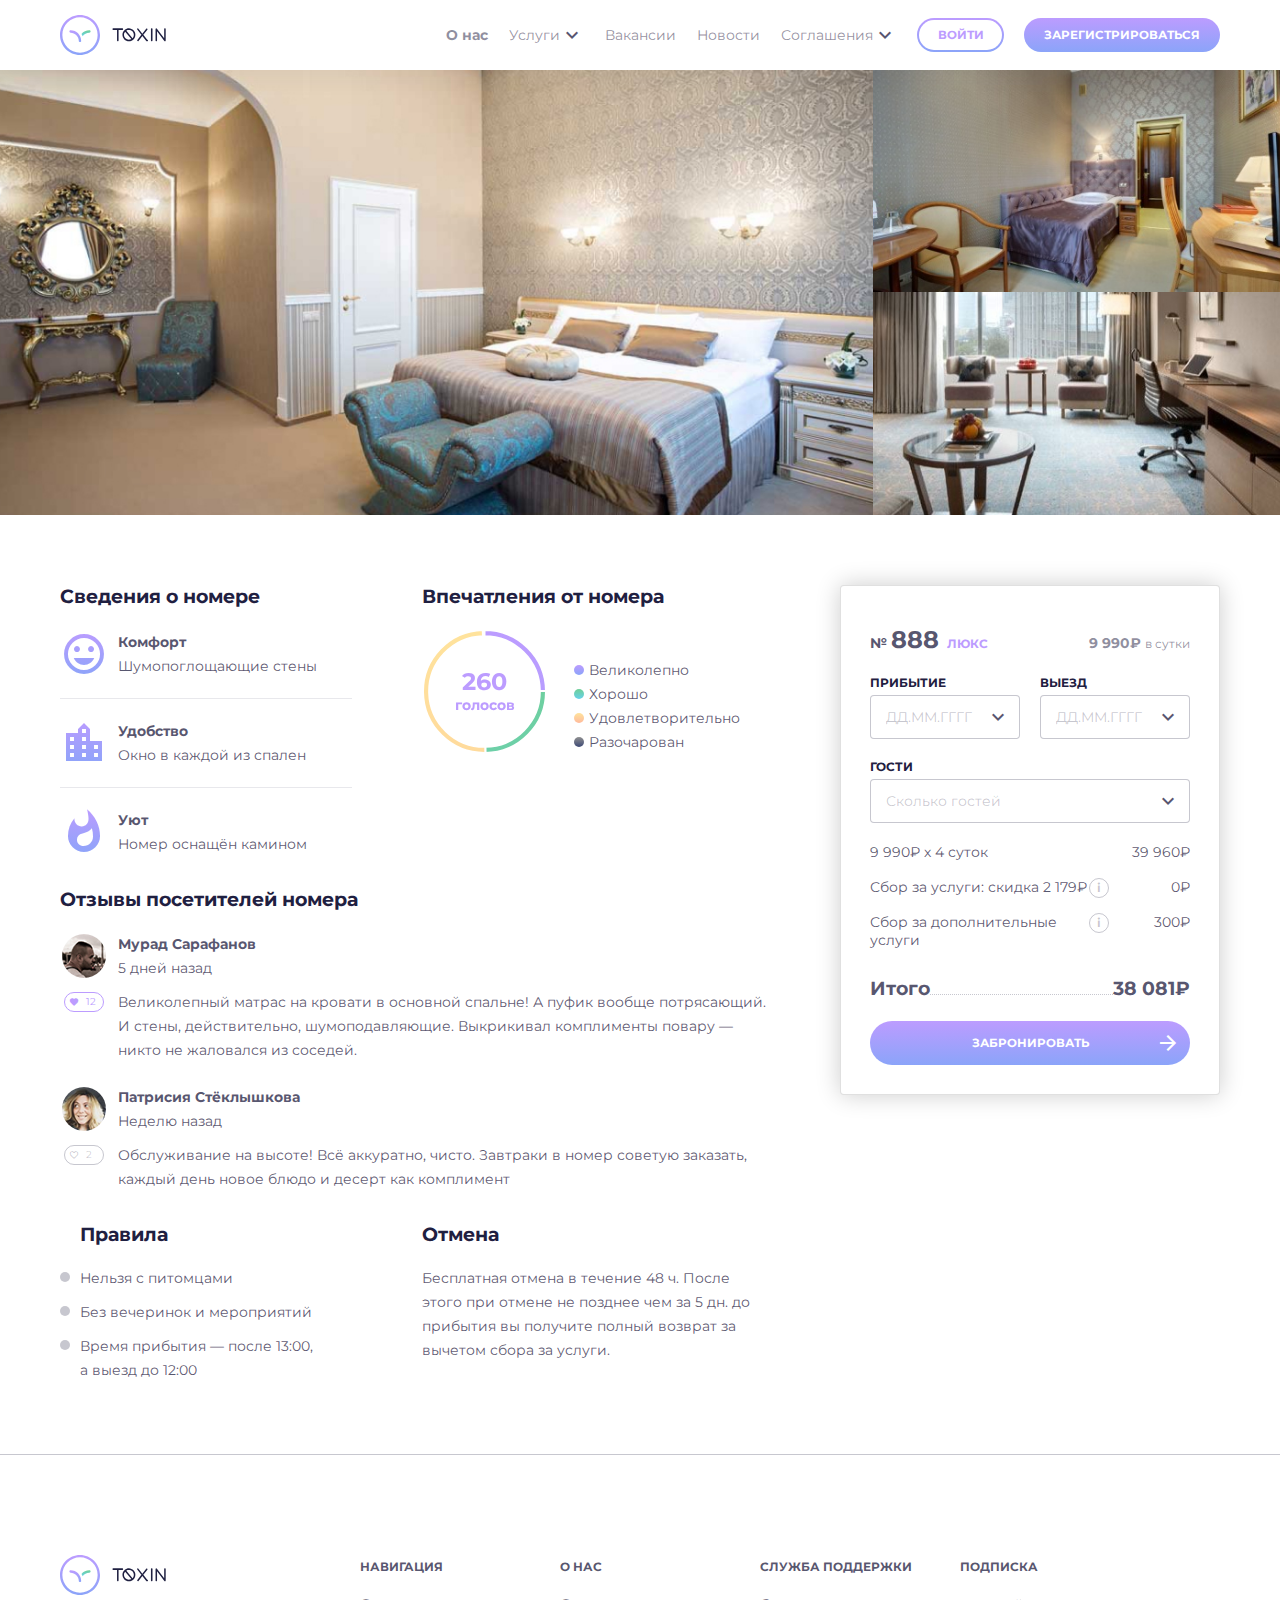
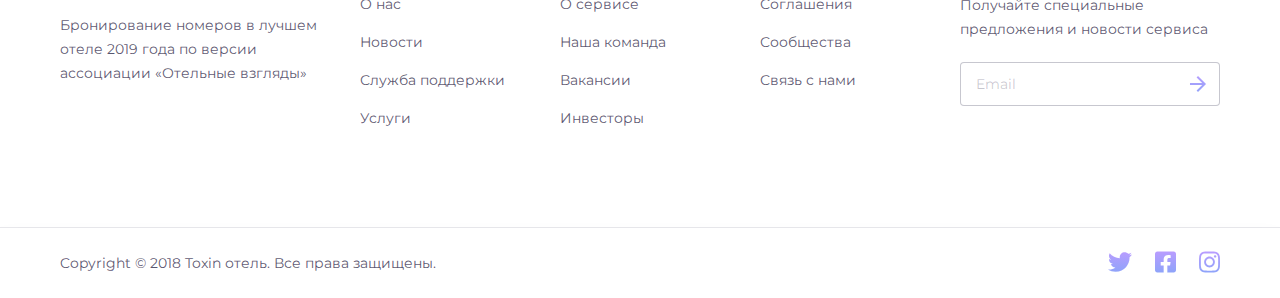
<file: Toxin/room-details.html>
<!DOCTYPE html>
<html lang="ru">
  <head>
    <meta charset="UTF-8">
    <meta name="viewport" content="width=device-width, initial-scale=1">
    <title>Room details</title>
  <script defer src="js/vendors-node_modules_jquery_dist_jquery_js-node_modules_pug-runtime_index_js.js"></script><script defer src="js/vendors-node_modules_air-datepicker_index_es_js-node_modules_air-datepicker_air-datepicker_cs-d4dacd.js"></script><script defer src="js/vendors-node_modules_fancyapps_ui_dist_fancybox_esm_js-node_modules_chart_js_auto_auto_esm_js-80b8cb.js"></script><script defer src="js/node_modules_moment_locale_sync_recursive_-src_components_date-dropdown_date-dropdown_js-src_-48346a.js"></script><script defer src="js/room-details.js"></script><link href="css/vendors-node_modules_air-datepicker_index_es_js-node_modules_air-datepicker_air-datepicker_cs-d4dacd.css" rel="stylesheet"><link href="css/vendors-node_modules_fancyapps_ui_dist_fancybox_esm_js-node_modules_chart_js_auto_auto_esm_js-80b8cb.css" rel="stylesheet"><link href="css/room-details.css" rel="stylesheet"></head>
  <body class="page">
    <div class="page__header">
      <header class="header header--default">
        <div class="header__wrapper">
          <div class="header__logo"><a href="./"><img src="img/logo/logo-default.svg"></a></div>
          <div class="header__container--hamburger">
            <div class="hamburger-menu">
              <label class="hamburger-menu__label">
                <input class="hamburger-menu__checkbox" type="checkbox">
                <div class="hamburger-menu__line-container">
                  <div class="hamburger-menu__single-line"></div>
                  <div class="hamburger-menu__single-line"></div>
                  <div class="hamburger-menu__single-line"></div>
                </div>
              </label>
            </div>
          </div>
          <nav class="header__navigation">
            <div class="header__nav-container">
              <ul class="header__nav-list">
                <li class="header__nav-item"><a class="header__nav-link header__nav-link--with-bold-text" href="/aboutUs.html">О нас</a>
                </li>
                <li class="header__nav-item">
                  <details class="header__details">
                    <summary class="header__summary"><a class="header__nav-link" href="/services.html">Услуги</a><span class="header__nav-arrow">expand_more</span></summary>
                    <div class="header__details-hidden">
                      <ul class="header__nav-list header__nav-list--hidden">
                        <li class="header__nav-item header__nav-item--without-margin header__nav-item--with-padding"><a class="header__nav-link" href="/services1.html">Услуги 1</a></li>
                        <li class="header__nav-item header__nav-item--without-margin header__nav-item--with-padding"><a class="header__nav-link" href="/services2.html">Услуги 2</a></li>
                        <li class="header__nav-item header__nav-item--without-margin header__nav-item--with-padding"><a class="header__nav-link" href="/services3.html">Услуги 3</a></li>
                      </ul>
                    </div>
                  </details>
                </li>
                <li class="header__nav-item"><a class="header__nav-link" href="/vacancies.html">Вакансии</a>
                </li>
                <li class="header__nav-item"><a class="header__nav-link" href="/news.html">Новости</a>
                </li>
                <li class="header__nav-item">
                  <details class="header__details">
                    <summary class="header__summary"><a class="header__nav-link" href="/agreements.html">Соглашения</a><span class="header__nav-arrow">expand_more</span></summary>
                    <div class="header__details-hidden">
                      <ul class="header__nav-list header__nav-list--hidden">
                        <li class="header__nav-item header__nav-item--without-margin header__nav-item--with-padding"><a class="header__nav-link" href="/agreement1.html">Соглашение 1</a></li>
                        <li class="header__nav-item header__nav-item--without-margin header__nav-item--with-padding"><a class="header__nav-link" href="/agreement2.html">Соглашение 2</a></li>
                        <li class="header__nav-item header__nav-item--without-margin header__nav-item--with-padding"><a class="header__nav-link" href="/agreement3.html">Соглашение 3</a></li>
                      </ul>
                    </div>
                  </details>
                </li>
              </ul>
              <div class="header__nav-user">
                <div class="header__nav-btn header__nav-btn--login"><a class="button button--outlined" href="./sign-in.html"><span class="button__wrapper"><span class="button__text">Войти</span></span></a>
                </div>
                <div class="header__nav-btn header__nav-btn--register"><a class="button button--default" href="./registration.html"><span class="button__wrapper"><span class="button__text">Зарегистрироваться</span></span></a>
                </div>
              </div>
            </div>
          </nav>
        </div>
      </header>
    </div>
    <div class="page__content">
      <div class="room-details-page">
        <div class="room-details-page__wrapper room-details-page__wrapper--primary">
          <div class="room-details-page__room-images"><a class="room-details-page__img-link" href="img/rooms/room-2-fullscreen.jpg" data-fancybox="gallery" data-caption="Optional caption"><img class="room-details-page__room-img" src="img/rooms/room-2-fullscreen.jpg"></a><a class="room-details-page__img-link" href="img/rooms/room-2-details-2.jpg" data-fancybox="gallery" data-caption="Optional caption"><img class="room-details-page__room-img" src="img/rooms/room-2-details-2.jpg"></a><a class="room-details-page__img-link" href="img/rooms/room-2-details-1.jpg" data-fancybox="gallery" data-caption="Optional caption"><img class="room-details-page__room-img" src="img/rooms/room-2-details-1.jpg"></a></div>
        </div>
        <div class="room-details-page__wrapper room-details-page__wrapper--secondary">
          <div class="room-details-page__wrapper room-details-page__wrapper--with-details">
            <div class="room-details-page__details-item room-details-page__details-item--room-card">
              <div class="card-selected-room">
                <div class="card-selected-room__title">
                  <div class="card-selected-room__room-number-container"><span class="card-selected-room__room-number">№888</span><span class="card-selected-room__room-type">люкс</span></div>
                  <div class="card-selected-room__room-price-container"><span class="card-selected-room__price-sum">9 990₽</span><span class="card-selected-room__price-text">в сутки</span></div>
                </div>
                <div class="card-selected-room__container card-selected-room__container--with-20px-margin card-selected-room__container--with-z-index">
                  <div class="form-input form-input--double form-input--with-dropdown">
                    <div class="form-item-container">
                      <div class="form-item-container__header form-item-container__header--with-short-margin">
                        <h3 class="form-item-container__title">прибытие</h3>
                      </div>
                      <div class="form-item-container__body">
                        <div class="form-input__single-input-wrapper">
                          <input class="form-input__input form-input__input--with-icon form-input__input--readonly" readonly data-action="toggleDropdown" placeholder="ДД.ММ.ГГГГ" data-index="0"><i class="form-input__icon material-icons">expand_more</i>
                        </div>
                      </div>
                    </div>
                    <div class="form-item-container">
                      <div class="form-item-container__header form-item-container__header--with-short-margin">
                        <h3 class="form-item-container__title">выезд</h3>
                      </div>
                      <div class="form-item-container__body">
                        <div class="form-input__single-input-wrapper">
                          <input class="form-input__input form-input__input--with-icon form-input__input--readonly" readonly data-action="toggleDropdown" placeholder="ДД.ММ.ГГГГ" data-index="1"><i class="form-input__icon material-icons">expand_more</i>
                        </div>
                      </div>
                    </div>
                    <div class="form-input__dropdown-wrapper">
                      <div class="dropdown-date">
                        <input class="dropdown-date__input">
                      </div>
                    </div>
                  </div>
                </div>
                <div class="card-selected-room__container card-selected-room__container--with-20px-margin">
                  <div class="form-item-container">
                    <div class="form-item-container__header form-item-container__header--with-short-margin">
                      <h3 class="form-item-container__title">гости</h3>
                    </div>
                    <div class="form-item-container__body">
                      <div class="form-input form-input--single form-input--with-dropdown">
                        <div class="form-input__single-input-wrapper">
                          <input class="form-input__input form-input__input--with-icon form-input__input--readonly" readonly data-action="toggleDropdown" placeholder="Сколько гостей" data-index="0"><i class="form-input__icon material-icons">expand_more</i>
                        </div>
                        <div class="form-input__dropdown-wrapper">
                          <div class="dropdown-guest">
                            <div class="dropdown-guest__type-container" data-name="Взрослые">
                              <div class="dropdown-guest__type-name">Взрослые</div>
                              <div class="dropdown-guest__btn-container">
                                <button class="dropdown-guest__change-count-button" data-action="reduce">-</button><span class="dropdown-guest__guest-count">0</span>
                                <button class="dropdown-guest__change-count-button" data-action="add">+</button>
                              </div>
                            </div>
                            <div class="dropdown-guest__type-container" data-name="Дети">
                              <div class="dropdown-guest__type-name">Дети</div>
                              <div class="dropdown-guest__btn-container">
                                <button class="dropdown-guest__change-count-button" data-action="reduce">-</button><span class="dropdown-guest__guest-count">0</span>
                                <button class="dropdown-guest__change-count-button" data-action="add">+</button>
                              </div>
                            </div>
                            <div class="dropdown-guest__type-container" data-name="Младенцы">
                              <div class="dropdown-guest__type-name">Младенцы</div>
                              <div class="dropdown-guest__btn-container">
                                <button class="dropdown-guest__change-count-button" data-action="reduce">-</button><span class="dropdown-guest__guest-count">0</span>
                                <button class="dropdown-guest__change-count-button" data-action="add">+</button>
                              </div>
                            </div>
                            <div class="dropdown-guest__actions">
                              <button class="button button--borderless global--hidden" type="button" data-action="clear"><span class="button__wrapper"><span class="button__text">Очистить</span></span></button>
                              <button class="button button--borderless" type="button" data-action="confirm"><span class="button__wrapper"><span class="button__text">Применить</span></span></button>
                            </div>
                          </div>
                        </div>
                      </div>
                    </div>
                  </div>
                </div>
                <div class="card-selected-room__container card-selected-room__container--with-20px-margin">
                  <div class="price-list">
                    <div class="price-list__items">
                      <div class="price-list__item"><span class="price-list__title">9 990₽ х 4 суток</span><span class="price-list__info"></span><span class="price-list__price">39 960₽</span></div>
                      <div class="price-list__item"><span class="price-list__title">Сбор за услуги: скидка 2 179₽</span><span class="price-list__info">
                          <div class="i-button">
                            <label class="i-button__label"></label>
                            <div class="i-button__wrapper"><span class="i-button__text">i</span></div>
                          </div></span><span class="price-list__price">0₽</span></div>
                      <div class="price-list__item"><span class="price-list__title">Сбор за дополнительные услуги</span><span class="price-list__info">
                          <div class="i-button">
                            <label class="i-button__label"></label>
                            <div class="i-button__wrapper"><span class="i-button__text">i</span></div>
                          </div></span><span class="price-list__price">300₽</span></div>
                    </div>
                  </div>
                </div>
                <div class="card-selected-room__container card-selected-room__container--with-30px-margin">
                  <div class="total-price"><span class="total-price__title">Итого</span><span class="total-price__dots"></span><span class="total-price__value">38 081₽</span></div>
                </div>
                <div class="card-selected-room__book-btn">
                  <button class="button button--big" type="button"><span class="button__wrapper"><span class="button__text">Забронировать</span><i class="button__icon material-icons">arrow_forward</i></span></button>
                </div>
              </div>
            </div>
            <div class="room-details-page__details-item room-details-page__details-item--details">
              <h2 class="room-details-page__box-title">Сведения о номере</h2>
              <div class="room-details-page__container--with-mt-22px">
                <div class="room-details">
                  <div class="room-details__single-item"><i class="room-details__icon material-icons">insert_emoticon</i>
                    <div class="room-details__text-wrapper"><span class="room-details__title">Комфорт</span><span class="room-details__subtitle">Шумопоглощающие стены</span></div>
                  </div>
                  <div class="room-details__single-item"><i class="room-details__icon material-icons">location_city</i>
                    <div class="room-details__text-wrapper"><span class="room-details__title">Удобство</span><span class="room-details__subtitle">Окно в каждой из спален</span></div>
                  </div>
                  <div class="room-details__single-item"><i class="room-details__icon material-icons">whatshot</i>
                    <div class="room-details__text-wrapper"><span class="room-details__title">Уют</span><span class="room-details__subtitle">Номер оснащён камином</span></div>
                  </div>
                </div>
              </div>
            </div>
            <div class="room-details-page__details-item room-details-page__details-item--diagram">
              <h2 class="room-details-page__box-title">Впечатления от номера</h2>
              <div class="room-details-page__diagram">
                <div class="diagram js-diagram" data-items="[{&quot;title&quot;:&quot;Великолепно&quot;,&quot;value&quot;:130},{&quot;title&quot;:&quot;Хорошо&quot;,&quot;value&quot;:65},{&quot;title&quot;:&quot;Удовлетворительно&quot;,&quot;value&quot;:65},{&quot;title&quot;:&quot;Разочарован&quot;,&quot;value&quot;:0}]" data-legend data-pie>
                  <canvas class="diagram__pie js-pie"></canvas>
                  <div class="diagram__legend">
                    <div class="diagram__legend-item js-legend" data-index="0">
                      <div class="diagram__ellipse"></div>
                      <div class="diagram__item-name">Великолепно</div>
                    </div>
                    <div class="diagram__legend-item js-legend" data-index="1">
                      <div class="diagram__ellipse"></div>
                      <div class="diagram__item-name">Хорошо</div>
                    </div>
                    <div class="diagram__legend-item js-legend" data-index="2">
                      <div class="diagram__ellipse"></div>
                      <div class="diagram__item-name">Удовлетворительно</div>
                    </div>
                    <div class="diagram__legend-item js-legend" data-index="3">
                      <div class="diagram__ellipse"></div>
                      <div class="diagram__item-name">Разочарован</div>
                    </div>
                  </div>
                </div>
              </div>
            </div>
            <div class="room-details-page__details-item room-details-page__details-item--comments">
              <h2 class="room-details-page__box-title">Отзывы посетителей номера</h2>
              <div class="room-details-page__container--with-comments">
                <div class="comment">
                  <div class="comment__avatar-wrapper"><img class="comment__avatar" src="img/avatars/man.jpg"></div>
                  <div class="comment__data-wrapper"><span class="comment__name">Мурад Сарафанов</span><span class="comment__time">5 дней назад</span></div>
                  <div class="comment__text-wrapper"><span class="comment__text">Великолепный матрас на кровати в основной спальне! А пуфик вообще потрясающий. И стены, действительно, шумоподавляющие. Выкрикивал комплименты повару — никто не жаловался из соседей.</span></div>
                  <div class="comment__like-wrapper">
                    <button class="like-button like-button--liked" data-action="like-it"><span class="like-button__container"><span class="like-button__icon"></span><span class="like-button__count">12</span></span></button>
                  </div>
                </div>
                <div class="comment">
                  <div class="comment__avatar-wrapper"><img class="comment__avatar" src="img/avatars/woman.jpg"></div>
                  <div class="comment__data-wrapper"><span class="comment__name">Патрисия Стёклышкова</span><span class="comment__time">Неделю назад</span></div>
                  <div class="comment__text-wrapper"><span class="comment__text">Обслуживание на высоте! Всё аккуратно, чисто. Завтраки в номер советую заказать, каждый день новое блюдо и десерт как комплимент</span></div>
                  <div class="comment__like-wrapper">
                    <button class="like-button" data-action="like-it"><span class="like-button__container"><span class="like-button__icon"></span><span class="like-button__count">2</span></span></button>
                  </div>
                </div>
              </div>
            </div>
            <div class="room-details-page__details-item room-details-page__details-item--rules">
              <h2 class="room-details-page__box-title room-details-page__box-title--with-ml-20px">Правила</h2>
              <div class="room-details-page__container--with-bullet-list">
                <div class="bullet-list">
                  <div class="bullet-list__item"><span class="bullet-list__marker"></span><span class="bullet-list__title">Нельзя с питомцами</span>
                  </div>
                  <div class="bullet-list__item"><span class="bullet-list__marker"></span><span class="bullet-list__title">Без вечеринок и мероприятий</span>
                  </div>
                  <div class="bullet-list__item"><span class="bullet-list__marker"></span><span class="bullet-list__title">Время прибытия — после 13:00, а выезд до 12:00</span>
                  </div>
                </div>
              </div>
            </div>
            <div class="room-details-page__details-item room-details-page__details-item--cancel">
              <h2 class="room-details-page__box-title room-details-page__box-title--with-mb-20px">Отмена</h2><span>Бесплатная отмена в течение 48 ч. После этого при отмене не позднее чем за 5 дн. до прибытия вы получите полный возврат за вычетом сбора за услуги.</span>
            </div>
          </div>
        </div>
      </div>
    </div>
    <div class="page__footer">
      <footer class="footer">
        <section class="footer__section footer__section--base">
          <div class="footer__section-container">
            <div class="footer__grid-container">
              <div class="footer__grid-item footer__grid-item--with-brand-info">
                <div class="footer__brand-logo"><img src="img/logo/logo-default.svg"></div>
                <div class="footer__brand-info"><span>Бронирование номеров в лучшем отеле 2019 года по версии ассоциации «Отельные взгляды»</span></div>
              </div>
              <div class="footer__grid-item footer__grid-item--with-nav-info">
                <div class="footer__grid-title"><span>Навигация</span></div>
                <ul class="footer__link-list">
                  <li class="footer__link-item">О нас</li>
                  <li class="footer__link-item">Новости</li>
                  <li class="footer__link-item">Служба поддержки</li>
                  <li class="footer__link-item">Услуги</li>
                </ul>
              </div>
              <div class="footer__grid-item footer__grid-item--with-aboutUs-info">
                <div class="footer__grid-title"><span>О нас</span></div>
                <ul class="footer__link-list">
                  <li class="footer__link-item">О сервисе</li>
                  <li class="footer__link-item">Наша команда</li>
                  <li class="footer__link-item">Вакансии</li>
                  <li class="footer__link-item">Инвесторы</li>
                </ul>
              </div>
              <div class="footer__grid-item footer__grid-item--with-support-info">
                <div class="footer__grid-title"><span>Служба поддержки</span></div>
                <ul class="footer__link-list">
                  <li class="footer__link-item">Соглашения</li>
                  <li class="footer__link-item">Сообщества</li>
                  <li class="footer__link-item">Связь с нами</li>
                </ul>
              </div>
              <div class="footer__grid-item footer__grid-item--with-subscribe-info">
                <div class="footer__grid-title"><span>Подписка</span></div>
                <div class="footer__subscribe-text"><span>Получайте специальные предложения и новости сервиса</span></div>
                <div class="footer__subscribe-input">
                  <form action="https://echo.htmlacademy.ru" method="post" name="subscribe">
                    <div class="form-input form-input--single">
                      <div class="form-input__single-input-wrapper">
                        <input class="form-input__input form-input__input--with-icon" placeholder="Email" name="Email" data-index="0">
                        <button class="form-input__button material-icons" type="submit">arrow_forward</button>
                      </div>
                    </div>
                  </form>
                </div>
              </div>
            </div>
          </div>
        </section>
        <section class="footer__section footer__section--copyright">
          <div class="footer__section-container">
            <div class="footer__copyright-wrapper">
              <div class="footer__copyright-text"><span>Copyright © 2018 Toxin отель. Все права защищены.</span></div>
              <div class="footer__copyright-socials"><a class="footer__social-link" href="404.html" target="_blank" rel="noopener noreferrer" title="Twitter"><span class="footer__social-icon"></span></a><a class="footer__social-link" href="404.html" target="_blank" rel="noopener noreferrer" title="Facebook"><span class="footer__social-icon"></span></a><a class="footer__social-link" href="404.html" target="_blank" rel="noopener noreferrer" title="Instagram"><span class="footer__social-icon"></span></a>
              </div>
            </div>
          </div>
        </section>
      </footer>
    </div>
  </body>
</html>
</file>
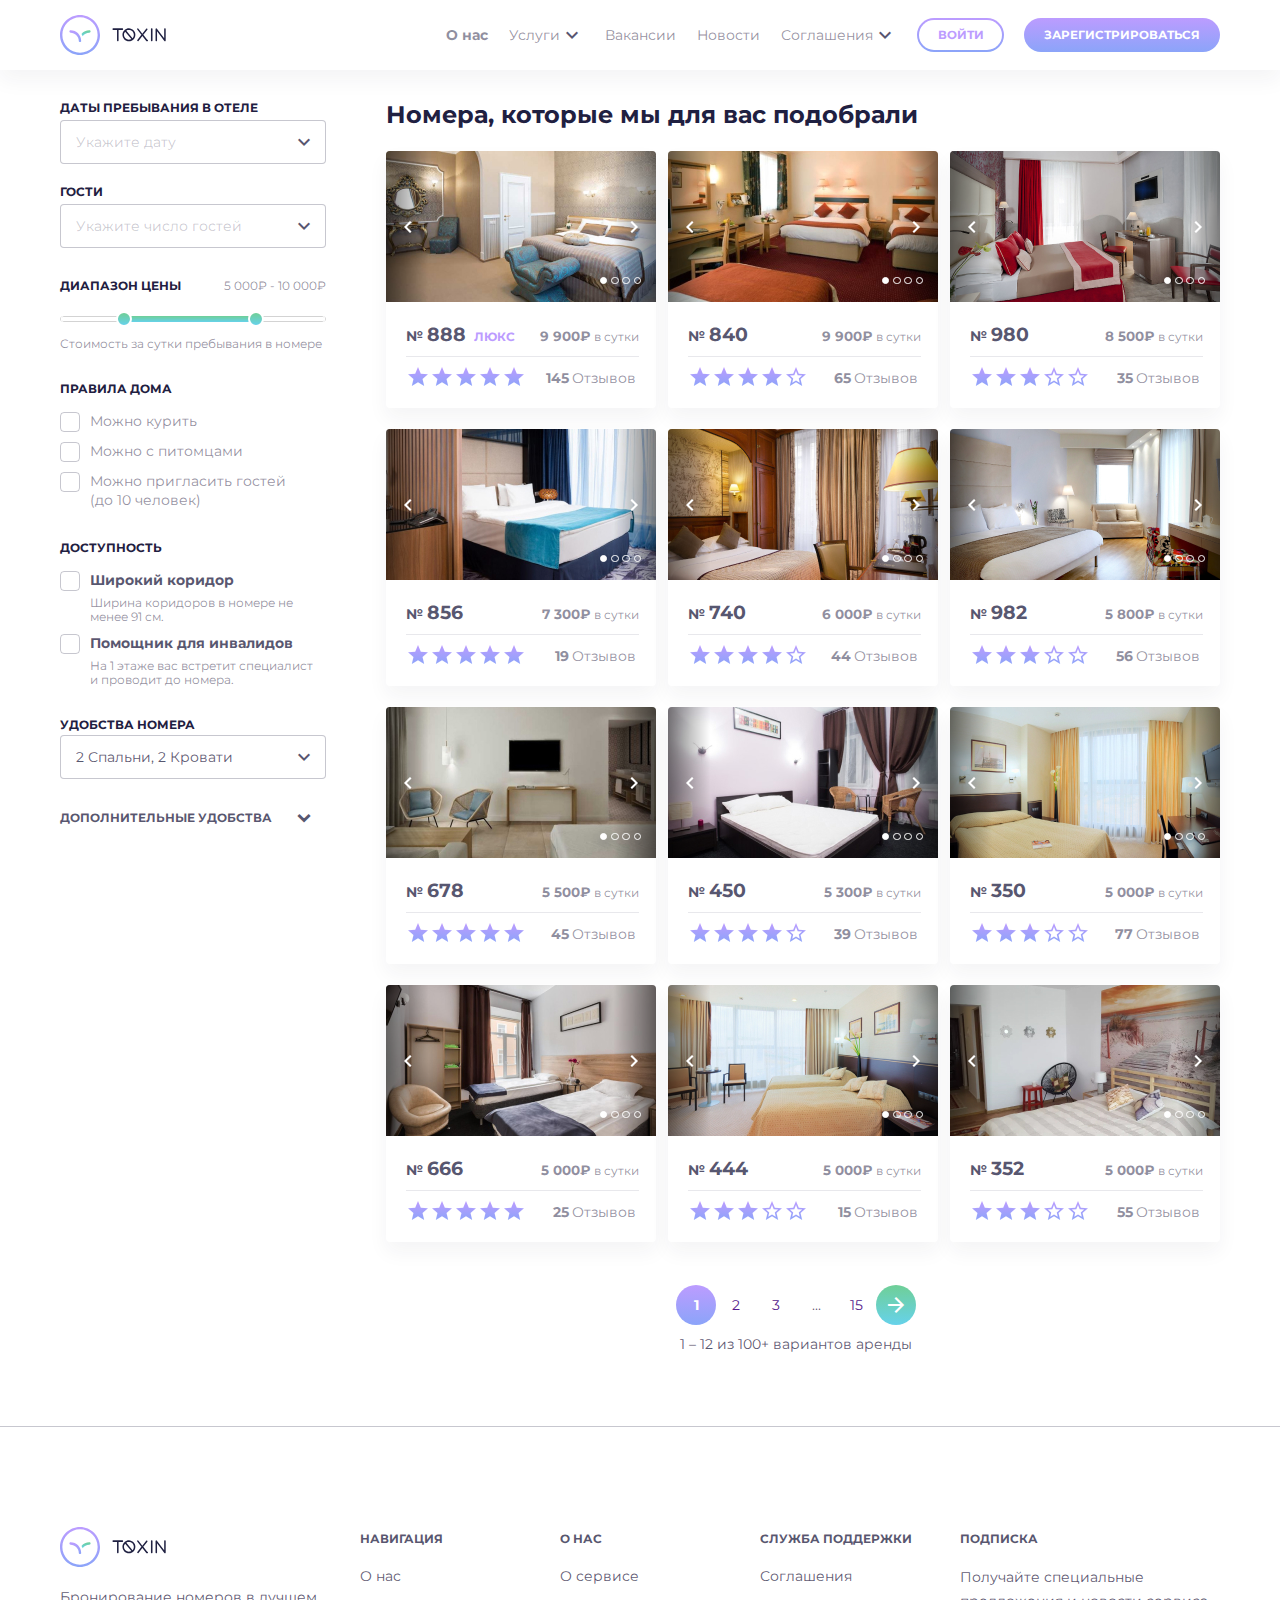
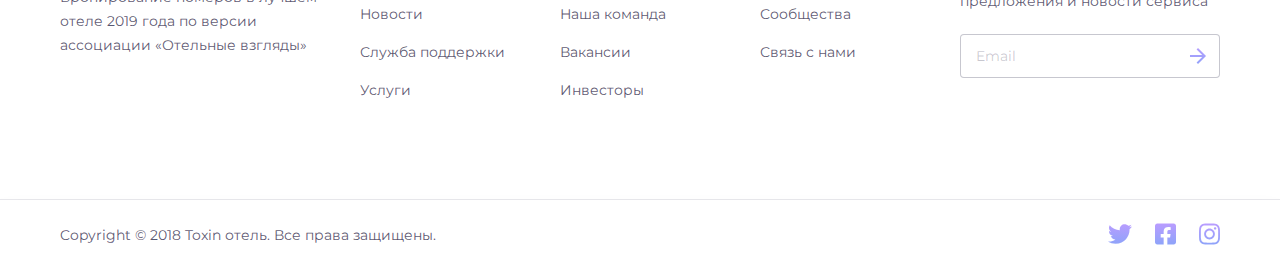
<file: Toxin/search-room.html>
<!DOCTYPE html>
<html lang="ru">
  <head>
    <meta charset="UTF-8">
    <meta name="viewport" content="width=device-width, initial-scale=1">
    <title>Search room</title>
  <script defer src="js/vendors-node_modules_jquery_dist_jquery_js-node_modules_pug-runtime_index_js.js"></script><script defer src="js/vendors-node_modules_air-datepicker_index_es_js-node_modules_air-datepicker_air-datepicker_cs-d4dacd.js"></script><script defer src="js/vendors-node_modules_owl_carousel_dist_owl_carousel_js.js"></script><script defer src="js/vendors-node_modules_nouislider_src_nouislider_less-node_modules_nouislider_dist_nouislider_j-eacb18.js"></script><script defer src="js/node_modules_moment_locale_sync_recursive_-src_components_date-dropdown_date-dropdown_js-src_-48346a.js"></script><script defer src="js/src_components_carousel_carousel_js-src_components_rooms-dropdown_rooms-dropdown_js.js"></script><script defer src="js/search-room.js"></script><link href="css/vendors-node_modules_air-datepicker_index_es_js-node_modules_air-datepicker_air-datepicker_cs-d4dacd.css" rel="stylesheet"><link href="css/search-room.css" rel="stylesheet"></head>
  <body class="page">
    <div class="page__header">
      <header class="header header--default">
        <div class="header__wrapper">
          <div class="header__logo"><a href="./"><img src="img/logo/logo-default.svg"></a></div>
          <div class="header__container--hamburger">
            <div class="hamburger-menu">
              <label class="hamburger-menu__label">
                <input class="hamburger-menu__checkbox" type="checkbox">
                <div class="hamburger-menu__line-container">
                  <div class="hamburger-menu__single-line"></div>
                  <div class="hamburger-menu__single-line"></div>
                  <div class="hamburger-menu__single-line"></div>
                </div>
              </label>
            </div>
          </div>
          <nav class="header__navigation">
            <div class="header__nav-container">
              <ul class="header__nav-list">
                <li class="header__nav-item"><a class="header__nav-link header__nav-link--with-bold-text" href="/aboutUs.html">О нас</a>
                </li>
                <li class="header__nav-item">
                  <details class="header__details">
                    <summary class="header__summary"><a class="header__nav-link" href="/services.html">Услуги</a><span class="header__nav-arrow">expand_more</span></summary>
                    <div class="header__details-hidden">
                      <ul class="header__nav-list header__nav-list--hidden">
                        <li class="header__nav-item header__nav-item--without-margin header__nav-item--with-padding"><a class="header__nav-link" href="/services1.html">Услуги 1</a></li>
                        <li class="header__nav-item header__nav-item--without-margin header__nav-item--with-padding"><a class="header__nav-link" href="/services2.html">Услуги 2</a></li>
                        <li class="header__nav-item header__nav-item--without-margin header__nav-item--with-padding"><a class="header__nav-link" href="/services3.html">Услуги 3</a></li>
                      </ul>
                    </div>
                  </details>
                </li>
                <li class="header__nav-item"><a class="header__nav-link" href="/vacancies.html">Вакансии</a>
                </li>
                <li class="header__nav-item"><a class="header__nav-link" href="/news.html">Новости</a>
                </li>
                <li class="header__nav-item">
                  <details class="header__details">
                    <summary class="header__summary"><a class="header__nav-link" href="/agreements.html">Соглашения</a><span class="header__nav-arrow">expand_more</span></summary>
                    <div class="header__details-hidden">
                      <ul class="header__nav-list header__nav-list--hidden">
                        <li class="header__nav-item header__nav-item--without-margin header__nav-item--with-padding"><a class="header__nav-link" href="/agreement1.html">Соглашение 1</a></li>
                        <li class="header__nav-item header__nav-item--without-margin header__nav-item--with-padding"><a class="header__nav-link" href="/agreement2.html">Соглашение 2</a></li>
                        <li class="header__nav-item header__nav-item--without-margin header__nav-item--with-padding"><a class="header__nav-link" href="/agreement3.html">Соглашение 3</a></li>
                      </ul>
                    </div>
                  </details>
                </li>
              </ul>
              <div class="header__nav-user">
                <div class="header__nav-btn header__nav-btn--login"><a class="button button--outlined" href="./sign-in.html"><span class="button__wrapper"><span class="button__text">Войти</span></span></a>
                </div>
                <div class="header__nav-btn header__nav-btn--register"><a class="button button--default" href="./registration.html"><span class="button__wrapper"><span class="button__text">Зарегистрироваться</span></span></a>
                </div>
              </div>
            </div>
          </nav>
        </div>
      </header>
    </div>
    <div class="page__content">
      <div class="search-room-page">
        <div class="search-room-page__blur-container js-blur"></div>
        <button class="search-room-page__show-filter-button js-show-filter">
          <div class="search-room-page__bth-flex-container">
            <div class="search-room-page__btn-arrow">arrow_forward</div>
            <div class="search-room-page__btn-text">Открыть фильтр</div>
            <div class="search-room-page__btn-arrow">arrow_forward</div>
          </div>
        </button>
        <div class="search-room-page__container">
          <div class="search-room-page__content">
            <div class="search-room-page__grid-container">
              <div class="search-room-page__grid-item">
                <div class="search-room-page__filter js-filter">
                  <div class="search-room-page__filter-item search-room-page__filter-item--with-z-index">
                    <div class="form-item-container">
                      <div class="form-item-container__header form-item-container__header--with-short-margin">
                        <h3 class="form-item-container__title">даты пребывания в отеле</h3>
                      </div>
                      <div class="form-item-container__body">
                        <div class="form-input form-input--single form-input--with-dropdown">
                          <div class="form-input__single-input-wrapper">
                            <input class="form-input__input form-input__input--with-icon form-input__input--readonly" readonly data-action="toggleDropdown" placeholder="Укажите дату" data-index="0"><i class="form-input__icon material-icons">expand_more</i>
                          </div>
                          <div class="form-input__dropdown-wrapper">
                            <div class="dropdown-date">
                              <input class="dropdown-date__input">
                            </div>
                          </div>
                        </div>
                      </div>
                    </div>
                  </div>
                  <div class="search-room-page__filter-item search-room-page__filter-item--with-mt-20px">
                    <div class="form-item-container">
                      <div class="form-item-container__header form-item-container__header--with-short-margin">
                        <h3 class="form-item-container__title">гости</h3>
                      </div>
                      <div class="form-item-container__body">
                        <div class="form-input form-input--single form-input--with-dropdown">
                          <div class="form-input__single-input-wrapper">
                            <input class="form-input__input form-input__input--with-icon form-input__input--readonly" readonly data-action="toggleDropdown" placeholder="Укажите число гостей" data-index="0"><i class="form-input__icon material-icons">expand_more</i>
                          </div>
                          <div class="form-input__dropdown-wrapper">
                            <div class="dropdown-guest">
                              <div class="dropdown-guest__type-container" data-name="Взрослые">
                                <div class="dropdown-guest__type-name">Взрослые</div>
                                <div class="dropdown-guest__btn-container">
                                  <button class="dropdown-guest__change-count-button" data-action="reduce">-</button><span class="dropdown-guest__guest-count">0</span>
                                  <button class="dropdown-guest__change-count-button" data-action="add">+</button>
                                </div>
                              </div>
                              <div class="dropdown-guest__type-container" data-name="Дети">
                                <div class="dropdown-guest__type-name">Дети</div>
                                <div class="dropdown-guest__btn-container">
                                  <button class="dropdown-guest__change-count-button" data-action="reduce">-</button><span class="dropdown-guest__guest-count">0</span>
                                  <button class="dropdown-guest__change-count-button" data-action="add">+</button>
                                </div>
                              </div>
                              <div class="dropdown-guest__type-container" data-name="Младенцы">
                                <div class="dropdown-guest__type-name">Младенцы</div>
                                <div class="dropdown-guest__btn-container">
                                  <button class="dropdown-guest__change-count-button" data-action="reduce">-</button><span class="dropdown-guest__guest-count">0</span>
                                  <button class="dropdown-guest__change-count-button" data-action="add">+</button>
                                </div>
                              </div>
                              <div class="dropdown-guest__actions">
                                <button class="button button--borderless global--hidden" type="button" data-action="clear"><span class="button__wrapper"><span class="button__text">Очистить</span></span></button>
                                <button class="button button--borderless" type="button" data-action="confirm"><span class="button__wrapper"><span class="button__text">Применить</span></span></button>
                              </div>
                            </div>
                          </div>
                        </div>
                      </div>
                    </div>
                  </div>
                  <div class="search-room-page__filter-item search-room-page__filter-item--with-mt-30px">
                    <div class="form-item-container">
                      <div class="form-item-container__header form-item-container__header--with-long-margin">
                        <h3 class="form-item-container__title">диапазон цены</h3><span class="form-item-container__subtitle">5 000₽ - 10 000₽</span>
                      </div>
                      <div class="form-item-container__body">
                        <div class="search-room-page__slider">
                          <div class="slider">
                            <input class="slider__input">
                            <div class="slider__body" data-min="5000" data-max="10000" data-start="6250" data-stop="8750"></div>
                          </div>
                        </div>
                        <div class="search-room-page__slider-subtitle"><span>Стоимость за сутки пребывания в номере</span></div>
                      </div>
                    </div>
                  </div>
                  <div class="search-room-page__filter-item search-room-page__filter-item--with-mt-30px search-room-page__filter-item--with-w-230px">
                    <div class="form-item-container">
                      <div class="form-item-container__header">
                        <h3 class="form-item-container__title">правила дома</h3>
                      </div>
                      <div class="form-item-container__body">
                        <label class="checkbox">
                          <input class="checkbox__true-checkbox" type="checkbox"><span class="checkbox__fake-checkbox"></span><span class="checkbox__info"><span class="checkbox__title">Можно курить</span></span>
                        </label>
                        <label class="checkbox">
                          <input class="checkbox__true-checkbox" type="checkbox"><span class="checkbox__fake-checkbox"></span><span class="checkbox__info"><span class="checkbox__title">Можно с питомцами</span></span>
                        </label>
                        <label class="checkbox">
                          <input class="checkbox__true-checkbox" type="checkbox"><span class="checkbox__fake-checkbox"></span><span class="checkbox__info"><span class="checkbox__title">Можно пригласить гостей (до 10 человек)</span></span>
                        </label>
                      </div>
                    </div>
                  </div>
                  <div class="search-room-page__filter-item search-room-page__filter-item--with-mt-30px search-room-page__filter-item--with-w-255px">
                    <div class="form-item-container">
                      <div class="form-item-container__header">
                        <h3 class="form-item-container__title">доступность</h3>
                      </div>
                      <div class="form-item-container__body">
                        <label class="checkbox">
                          <input class="checkbox__true-checkbox" type="checkbox"><span class="checkbox__fake-checkbox"></span><span class="checkbox__info"><span class="checkbox__title checkbox__title--bold">Широкий коридор</span><span class="checkbox__description">Ширина коридоров в номере не менее 91 см.</span></span>
                        </label>
                        <label class="checkbox">
                          <input class="checkbox__true-checkbox" type="checkbox"><span class="checkbox__fake-checkbox"></span><span class="checkbox__info"><span class="checkbox__title checkbox__title--bold">Помощник для инвалидов</span><span class="checkbox__description">На 1 этаже вас встретит специалист и проводит до номера.</span></span>
                        </label>
                      </div>
                    </div>
                  </div>
                  <div class="search-room-page__filter-item search-room-page__filter-item--with-mt-30px search-room-page__filter-item--with-z-index">
                    <div class="form-item-container">
                      <div class="form-item-container__header form-item-container__header--without-margin">
                        <h3 class="form-item-container__title">удобства номера</h3>
                      </div>
                      <div class="form-item-container__body">
                        <div class="search-room-page__form-element--with-mt-3px">
                          <div class="form-input form-input--single form-input--with-dropdown">
                            <div class="form-input__single-input-wrapper">
                              <input class="form-input__input form-input__input--with-icon form-input__input--readonly" readonly data-action="toggleDropdown" placeholder="Укажите дату" data-index="0"><i class="form-input__icon material-icons">expand_more</i>
                            </div>
                            <div class="form-input__dropdown-wrapper">
                              <div class="dropdown-rooms" data-dropdownName="rooms-dropdown">
                                <div class="dropdown-rooms__type-container" data-name="Спальни">
                                  <div class="dropdown-rooms__type-name">Спальни</div>
                                  <div class="dropdown-rooms__btn-container">
                                    <button class="dropdown-rooms__change-count-button" data-action="reduce">-</button><span class="dropdown-rooms__rooms-count">2</span>
                                    <button class="dropdown-rooms__change-count-button" data-action="add">+</button>
                                  </div>
                                </div>
                                <div class="dropdown-rooms__type-container" data-name="Кровати">
                                  <div class="dropdown-rooms__type-name">Кровати</div>
                                  <div class="dropdown-rooms__btn-container">
                                    <button class="dropdown-rooms__change-count-button" data-action="reduce">-</button><span class="dropdown-rooms__rooms-count">2</span>
                                    <button class="dropdown-rooms__change-count-button" data-action="add">+</button>
                                  </div>
                                </div>
                                <div class="dropdown-rooms__type-container" data-name="Ванные комнаты">
                                  <div class="dropdown-rooms__type-name">Ванные комнаты</div>
                                  <div class="dropdown-rooms__btn-container">
                                    <button class="dropdown-rooms__change-count-button" data-action="reduce">-</button><span class="dropdown-rooms__rooms-count">0</span>
                                    <button class="dropdown-rooms__change-count-button" data-action="add">+</button>
                                  </div>
                                </div>
                              </div>
                            </div>
                          </div>
                        </div>
                      </div>
                    </div>
                  </div>
                  <div class="search-room-page__filter-item search-room-page__filter-item--with-mt-17px">
                    <div class="checkbox-expandable-list">
                      <details class="checkbox-expandable-list__details">
                        <summary class="checkbox-expandable-list__summary">дополнительные удобства<i class="checkbox-expandable-list__icon material-icons">expand_more</i></summary>
                        <div class="checkbox-expandable-list__body">
                          <label class="checkbox">
                            <input class="checkbox__true-checkbox" type="checkbox"><span class="checkbox__fake-checkbox"></span><span class="checkbox__info"><span class="checkbox__title">Завтрак</span></span>
                          </label>
                          <label class="checkbox">
                            <input class="checkbox__true-checkbox" type="checkbox"><span class="checkbox__fake-checkbox"></span><span class="checkbox__info"><span class="checkbox__title">Письменный стол</span></span>
                          </label>
                          <label class="checkbox">
                            <input class="checkbox__true-checkbox" type="checkbox"><span class="checkbox__fake-checkbox"></span><span class="checkbox__info"><span class="checkbox__title">Стул для кормления</span></span>
                          </label>
                          <label class="checkbox">
                            <input class="checkbox__true-checkbox" type="checkbox"><span class="checkbox__fake-checkbox"></span><span class="checkbox__info"><span class="checkbox__title">Кроватка</span></span>
                          </label>
                          <label class="checkbox">
                            <input class="checkbox__true-checkbox" type="checkbox"><span class="checkbox__fake-checkbox"></span><span class="checkbox__info"><span class="checkbox__title">Телевизор</span></span>
                          </label>
                          <label class="checkbox">
                            <input class="checkbox__true-checkbox" type="checkbox"><span class="checkbox__fake-checkbox"></span><span class="checkbox__info"><span class="checkbox__title">Шампунь</span></span>
                          </label>
                          <label class="checkbox">
                            <input class="checkbox__true-checkbox" type="checkbox"><span class="checkbox__fake-checkbox"></span><span class="checkbox__info"><span class="checkbox__title">Телевизор</span></span>
                          </label>
                          <label class="checkbox">
                            <input class="checkbox__true-checkbox" type="checkbox"><span class="checkbox__fake-checkbox"></span><span class="checkbox__info"><span class="checkbox__title">Шампунь</span></span>
                          </label>
                        </div>
                      </details>
                    </div>
                  </div>
                </div>
              </div>
              <div class="search-room-page__grid-item">
                <div class="search-room-page__title">
                  <h1>Номера, которые мы для вас подобрали</h1>
                </div>
                <div class="search-room-page__rooms-container">
                  <div class="search-room-page__single-room js-single-room-card">
                    <div class="card-room">
                      <div class="card-room__carousel">
                        <div class="carousel js-carousel">
                          <div class="carousel__item"><img class="carousel__img" src="img/rooms/room-1-thumbnail.jpg" alt="Фотография комнаты №1"></div>
                          <div class="carousel__item"><img class="carousel__img" src="img/rooms/room-2-thumbnail.jpg" alt="Фотография комнаты №2"></div>
                          <div class="carousel__item"><img class="carousel__img" src="img/rooms/room-3-thumbnail.jpg" alt="Фотография комнаты №3"></div>
                          <div class="carousel__item"><img class="carousel__img" src="img/rooms/room-4-thumbnail.jpg" alt="Фотография комнаты №4"></div>
                        </div>
                      </div><a class="card-room__link-container" href="./room-details.html#888">
                        <div class="card-room__room-info">
                          <div class="card-room__title">
                            <div class="card-room__room-number-container1"><span class="card-room__room-number">№888</span><span class="card-room__room-type">Люкс</span>
                            </div>
                            <div class="card-room__room-price-container"><span class="card-room__price-sum">9 900₽</span><span class="card-room__price-text">в сутки</span></div>
                          </div>
                          <div class="card-room__br"></div>
                          <div class="card-room__rate-wrapper"><span class="card-room__rate-button-container"><span class="rate-button js-rate-button js-rate-button--readonly">
                                <input class="rate-button__input" value="5"><span class="rate-button__star material-icons active" data-index="1">star</span><span class="rate-button__star material-icons active" data-index="2">star</span><span class="rate-button__star material-icons active" data-index="3">star</span><span class="rate-button__star material-icons active" data-index="4">star</span><span class="rate-button__star material-icons active" data-index="5">star</span></span></span><span class="card-room__comments-container"><span class="card-room__comments-count">145</span><span class="card-room__comments-text">Отзывов</span></span></div>
                        </div></a>
                    </div>
                  </div>
                  <div class="search-room-page__single-room js-single-room-card">
                    <div class="card-room">
                      <div class="card-room__carousel">
                        <div class="carousel js-carousel">
                          <div class="carousel__item"><img class="carousel__img" src="img/rooms/room-2-thumbnail.jpg" alt="Фотография комнаты №1"></div>
                          <div class="carousel__item"><img class="carousel__img" src="img/rooms/room-3-thumbnail.jpg" alt="Фотография комнаты №2"></div>
                          <div class="carousel__item"><img class="carousel__img" src="img/rooms/room-4-thumbnail.jpg" alt="Фотография комнаты №3"></div>
                          <div class="carousel__item"><img class="carousel__img" src="img/rooms/room-5-thumbnail.jpg" alt="Фотография комнаты №4"></div>
                        </div>
                      </div><a class="card-room__link-container" href="./room-details.html#840">
                        <div class="card-room__room-info">
                          <div class="card-room__title">
                            <div class="card-room__room-number-container1"><span class="card-room__room-number">№840</span>
                            </div>
                            <div class="card-room__room-price-container"><span class="card-room__price-sum">9 900₽</span><span class="card-room__price-text">в сутки</span></div>
                          </div>
                          <div class="card-room__br"></div>
                          <div class="card-room__rate-wrapper"><span class="card-room__rate-button-container"><span class="rate-button js-rate-button js-rate-button--readonly">
                                <input class="rate-button__input" value="4"><span class="rate-button__star material-icons active" data-index="1">star</span><span class="rate-button__star material-icons active" data-index="2">star</span><span class="rate-button__star material-icons active" data-index="3">star</span><span class="rate-button__star material-icons active" data-index="4">star</span><span class="rate-button__star material-icons" data-index="5">star_border</span></span></span><span class="card-room__comments-container"><span class="card-room__comments-count">65</span><span class="card-room__comments-text">Отзывов</span></span></div>
                        </div></a>
                    </div>
                  </div>
                  <div class="search-room-page__single-room js-single-room-card">
                    <div class="card-room">
                      <div class="card-room__carousel">
                        <div class="carousel js-carousel">
                          <div class="carousel__item"><img class="carousel__img" src="img/rooms/room-3-thumbnail.jpg" alt="Фотография комнаты №1"></div>
                          <div class="carousel__item"><img class="carousel__img" src="img/rooms/room-4-thumbnail.jpg" alt="Фотография комнаты №2"></div>
                          <div class="carousel__item"><img class="carousel__img" src="img/rooms/room-5-thumbnail.jpg" alt="Фотография комнаты №3"></div>
                          <div class="carousel__item"><img class="carousel__img" src="img/rooms/room-6-thumbnail.jpg" alt="Фотография комнаты №4"></div>
                        </div>
                      </div><a class="card-room__link-container" href="./room-details.html#980">
                        <div class="card-room__room-info">
                          <div class="card-room__title">
                            <div class="card-room__room-number-container1"><span class="card-room__room-number">№980</span>
                            </div>
                            <div class="card-room__room-price-container"><span class="card-room__price-sum">8 500₽</span><span class="card-room__price-text">в сутки</span></div>
                          </div>
                          <div class="card-room__br"></div>
                          <div class="card-room__rate-wrapper"><span class="card-room__rate-button-container"><span class="rate-button js-rate-button js-rate-button--readonly">
                                <input class="rate-button__input" value="3"><span class="rate-button__star material-icons active" data-index="1">star</span><span class="rate-button__star material-icons active" data-index="2">star</span><span class="rate-button__star material-icons active" data-index="3">star</span><span class="rate-button__star material-icons" data-index="4">star_border</span><span class="rate-button__star material-icons" data-index="5">star_border</span></span></span><span class="card-room__comments-container"><span class="card-room__comments-count">35</span><span class="card-room__comments-text">Отзывов</span></span></div>
                        </div></a>
                    </div>
                  </div>
                  <div class="search-room-page__single-room js-single-room-card">
                    <div class="card-room">
                      <div class="card-room__carousel">
                        <div class="carousel js-carousel">
                          <div class="carousel__item"><img class="carousel__img" src="img/rooms/room-4-thumbnail.jpg" alt="Фотография комнаты №1"></div>
                          <div class="carousel__item"><img class="carousel__img" src="img/rooms/room-5-thumbnail.jpg" alt="Фотография комнаты №2"></div>
                          <div class="carousel__item"><img class="carousel__img" src="img/rooms/room-6-thumbnail.jpg" alt="Фотография комнаты №3"></div>
                          <div class="carousel__item"><img class="carousel__img" src="img/rooms/room-7-thumbnail.jpg" alt="Фотография комнаты №4"></div>
                        </div>
                      </div><a class="card-room__link-container" href="./room-details.html#856">
                        <div class="card-room__room-info">
                          <div class="card-room__title">
                            <div class="card-room__room-number-container1"><span class="card-room__room-number">№856</span>
                            </div>
                            <div class="card-room__room-price-container"><span class="card-room__price-sum">7 300₽</span><span class="card-room__price-text">в сутки</span></div>
                          </div>
                          <div class="card-room__br"></div>
                          <div class="card-room__rate-wrapper"><span class="card-room__rate-button-container"><span class="rate-button js-rate-button js-rate-button--readonly">
                                <input class="rate-button__input" value="5"><span class="rate-button__star material-icons active" data-index="1">star</span><span class="rate-button__star material-icons active" data-index="2">star</span><span class="rate-button__star material-icons active" data-index="3">star</span><span class="rate-button__star material-icons active" data-index="4">star</span><span class="rate-button__star material-icons active" data-index="5">star</span></span></span><span class="card-room__comments-container"><span class="card-room__comments-count">19</span><span class="card-room__comments-text">Отзывов</span></span></div>
                        </div></a>
                    </div>
                  </div>
                  <div class="search-room-page__single-room js-single-room-card">
                    <div class="card-room">
                      <div class="card-room__carousel">
                        <div class="carousel js-carousel">
                          <div class="carousel__item"><img class="carousel__img" src="img/rooms/room-5-thumbnail.jpg" alt="Фотография комнаты №1"></div>
                          <div class="carousel__item"><img class="carousel__img" src="img/rooms/room-6-thumbnail.jpg" alt="Фотография комнаты №2"></div>
                          <div class="carousel__item"><img class="carousel__img" src="img/rooms/room-7-thumbnail.jpg" alt="Фотография комнаты №3"></div>
                          <div class="carousel__item"><img class="carousel__img" src="img/rooms/room-8-thumbnail.jpg" alt="Фотография комнаты №4"></div>
                        </div>
                      </div><a class="card-room__link-container" href="./room-details.html#740">
                        <div class="card-room__room-info">
                          <div class="card-room__title">
                            <div class="card-room__room-number-container1"><span class="card-room__room-number">№740</span>
                            </div>
                            <div class="card-room__room-price-container"><span class="card-room__price-sum">6 000₽</span><span class="card-room__price-text">в сутки</span></div>
                          </div>
                          <div class="card-room__br"></div>
                          <div class="card-room__rate-wrapper"><span class="card-room__rate-button-container"><span class="rate-button js-rate-button js-rate-button--readonly">
                                <input class="rate-button__input" value="4"><span class="rate-button__star material-icons active" data-index="1">star</span><span class="rate-button__star material-icons active" data-index="2">star</span><span class="rate-button__star material-icons active" data-index="3">star</span><span class="rate-button__star material-icons active" data-index="4">star</span><span class="rate-button__star material-icons" data-index="5">star_border</span></span></span><span class="card-room__comments-container"><span class="card-room__comments-count">44</span><span class="card-room__comments-text">Отзывов</span></span></div>
                        </div></a>
                    </div>
                  </div>
                  <div class="search-room-page__single-room js-single-room-card">
                    <div class="card-room">
                      <div class="card-room__carousel">
                        <div class="carousel js-carousel">
                          <div class="carousel__item"><img class="carousel__img" src="img/rooms/room-6-thumbnail.jpg" alt="Фотография комнаты №1"></div>
                          <div class="carousel__item"><img class="carousel__img" src="img/rooms/room-7-thumbnail.jpg" alt="Фотография комнаты №2"></div>
                          <div class="carousel__item"><img class="carousel__img" src="img/rooms/room-8-thumbnail.jpg" alt="Фотография комнаты №3"></div>
                          <div class="carousel__item"><img class="carousel__img" src="img/rooms/room-9-thumbnail.jpg" alt="Фотография комнаты №4"></div>
                        </div>
                      </div><a class="card-room__link-container" href="./room-details.html#982">
                        <div class="card-room__room-info">
                          <div class="card-room__title">
                            <div class="card-room__room-number-container1"><span class="card-room__room-number">№982</span>
                            </div>
                            <div class="card-room__room-price-container"><span class="card-room__price-sum">5 800₽</span><span class="card-room__price-text">в сутки</span></div>
                          </div>
                          <div class="card-room__br"></div>
                          <div class="card-room__rate-wrapper"><span class="card-room__rate-button-container"><span class="rate-button js-rate-button js-rate-button--readonly">
                                <input class="rate-button__input" value="3"><span class="rate-button__star material-icons active" data-index="1">star</span><span class="rate-button__star material-icons active" data-index="2">star</span><span class="rate-button__star material-icons active" data-index="3">star</span><span class="rate-button__star material-icons" data-index="4">star_border</span><span class="rate-button__star material-icons" data-index="5">star_border</span></span></span><span class="card-room__comments-container"><span class="card-room__comments-count">56</span><span class="card-room__comments-text">Отзывов</span></span></div>
                        </div></a>
                    </div>
                  </div>
                  <div class="search-room-page__single-room js-single-room-card">
                    <div class="card-room">
                      <div class="card-room__carousel">
                        <div class="carousel js-carousel">
                          <div class="carousel__item"><img class="carousel__img" src="img/rooms/room-7-thumbnail.jpg" alt="Фотография комнаты №1"></div>
                          <div class="carousel__item"><img class="carousel__img" src="img/rooms/room-8-thumbnail.jpg" alt="Фотография комнаты №2"></div>
                          <div class="carousel__item"><img class="carousel__img" src="img/rooms/room-9-thumbnail.jpg" alt="Фотография комнаты №3"></div>
                          <div class="carousel__item"><img class="carousel__img" src="img/rooms/room-10-thumbnail.jpg" alt="Фотография комнаты №4"></div>
                        </div>
                      </div><a class="card-room__link-container" href="./room-details.html#678">
                        <div class="card-room__room-info">
                          <div class="card-room__title">
                            <div class="card-room__room-number-container1"><span class="card-room__room-number">№678</span>
                            </div>
                            <div class="card-room__room-price-container"><span class="card-room__price-sum">5 500₽</span><span class="card-room__price-text">в сутки</span></div>
                          </div>
                          <div class="card-room__br"></div>
                          <div class="card-room__rate-wrapper"><span class="card-room__rate-button-container"><span class="rate-button js-rate-button js-rate-button--readonly">
                                <input class="rate-button__input" value="5"><span class="rate-button__star material-icons active" data-index="1">star</span><span class="rate-button__star material-icons active" data-index="2">star</span><span class="rate-button__star material-icons active" data-index="3">star</span><span class="rate-button__star material-icons active" data-index="4">star</span><span class="rate-button__star material-icons active" data-index="5">star</span></span></span><span class="card-room__comments-container"><span class="card-room__comments-count">45</span><span class="card-room__comments-text">Отзывов</span></span></div>
                        </div></a>
                    </div>
                  </div>
                  <div class="search-room-page__single-room js-single-room-card">
                    <div class="card-room">
                      <div class="card-room__carousel">
                        <div class="carousel js-carousel">
                          <div class="carousel__item"><img class="carousel__img" src="img/rooms/room-8-thumbnail.jpg" alt="Фотография комнаты №1"></div>
                          <div class="carousel__item"><img class="carousel__img" src="img/rooms/room-9-thumbnail.jpg" alt="Фотография комнаты №2"></div>
                          <div class="carousel__item"><img class="carousel__img" src="img/rooms/room-10-thumbnail.jpg" alt="Фотография комнаты №3"></div>
                          <div class="carousel__item"><img class="carousel__img" src="img/rooms/room-11-thumbnail.jpg" alt="Фотография комнаты №4"></div>
                        </div>
                      </div><a class="card-room__link-container" href="./room-details.html#450">
                        <div class="card-room__room-info">
                          <div class="card-room__title">
                            <div class="card-room__room-number-container1"><span class="card-room__room-number">№450</span>
                            </div>
                            <div class="card-room__room-price-container"><span class="card-room__price-sum">5 300₽</span><span class="card-room__price-text">в сутки</span></div>
                          </div>
                          <div class="card-room__br"></div>
                          <div class="card-room__rate-wrapper"><span class="card-room__rate-button-container"><span class="rate-button js-rate-button js-rate-button--readonly">
                                <input class="rate-button__input" value="4"><span class="rate-button__star material-icons active" data-index="1">star</span><span class="rate-button__star material-icons active" data-index="2">star</span><span class="rate-button__star material-icons active" data-index="3">star</span><span class="rate-button__star material-icons active" data-index="4">star</span><span class="rate-button__star material-icons" data-index="5">star_border</span></span></span><span class="card-room__comments-container"><span class="card-room__comments-count">39</span><span class="card-room__comments-text">Отзывов</span></span></div>
                        </div></a>
                    </div>
                  </div>
                  <div class="search-room-page__single-room js-single-room-card">
                    <div class="card-room">
                      <div class="card-room__carousel">
                        <div class="carousel js-carousel">
                          <div class="carousel__item"><img class="carousel__img" src="img/rooms/room-9-thumbnail.jpg" alt="Фотография комнаты №1"></div>
                          <div class="carousel__item"><img class="carousel__img" src="img/rooms/room-10-thumbnail.jpg" alt="Фотография комнаты №2"></div>
                          <div class="carousel__item"><img class="carousel__img" src="img/rooms/room-11-thumbnail.jpg" alt="Фотография комнаты №3"></div>
                          <div class="carousel__item"><img class="carousel__img" src="img/rooms/room-12-thumbnail.jpg" alt="Фотография комнаты №4"></div>
                        </div>
                      </div><a class="card-room__link-container" href="./room-details.html#350">
                        <div class="card-room__room-info">
                          <div class="card-room__title">
                            <div class="card-room__room-number-container1"><span class="card-room__room-number">№350</span>
                            </div>
                            <div class="card-room__room-price-container"><span class="card-room__price-sum">5 000₽</span><span class="card-room__price-text">в сутки</span></div>
                          </div>
                          <div class="card-room__br"></div>
                          <div class="card-room__rate-wrapper"><span class="card-room__rate-button-container"><span class="rate-button js-rate-button js-rate-button--readonly">
                                <input class="rate-button__input" value="3"><span class="rate-button__star material-icons active" data-index="1">star</span><span class="rate-button__star material-icons active" data-index="2">star</span><span class="rate-button__star material-icons active" data-index="3">star</span><span class="rate-button__star material-icons" data-index="4">star_border</span><span class="rate-button__star material-icons" data-index="5">star_border</span></span></span><span class="card-room__comments-container"><span class="card-room__comments-count">77</span><span class="card-room__comments-text">Отзывов</span></span></div>
                        </div></a>
                    </div>
                  </div>
                  <div class="search-room-page__single-room js-single-room-card">
                    <div class="card-room">
                      <div class="card-room__carousel">
                        <div class="carousel js-carousel">
                          <div class="carousel__item"><img class="carousel__img" src="img/rooms/room-10-thumbnail.jpg" alt="Фотография комнаты №1"></div>
                          <div class="carousel__item"><img class="carousel__img" src="img/rooms/room-11-thumbnail.jpg" alt="Фотография комнаты №2"></div>
                          <div class="carousel__item"><img class="carousel__img" src="img/rooms/room-12-thumbnail.jpg" alt="Фотография комнаты №3"></div>
                          <div class="carousel__item"><img class="carousel__img" src="img/rooms/room-1-thumbnail.jpg" alt="Фотография комнаты №4"></div>
                        </div>
                      </div><a class="card-room__link-container" href="./room-details.html#666">
                        <div class="card-room__room-info">
                          <div class="card-room__title">
                            <div class="card-room__room-number-container1"><span class="card-room__room-number">№666</span>
                            </div>
                            <div class="card-room__room-price-container"><span class="card-room__price-sum">5 000₽</span><span class="card-room__price-text">в сутки</span></div>
                          </div>
                          <div class="card-room__br"></div>
                          <div class="card-room__rate-wrapper"><span class="card-room__rate-button-container"><span class="rate-button js-rate-button js-rate-button--readonly">
                                <input class="rate-button__input" value="5"><span class="rate-button__star material-icons active" data-index="1">star</span><span class="rate-button__star material-icons active" data-index="2">star</span><span class="rate-button__star material-icons active" data-index="3">star</span><span class="rate-button__star material-icons active" data-index="4">star</span><span class="rate-button__star material-icons active" data-index="5">star</span></span></span><span class="card-room__comments-container"><span class="card-room__comments-count">25</span><span class="card-room__comments-text">Отзывов</span></span></div>
                        </div></a>
                    </div>
                  </div>
                  <div class="search-room-page__single-room js-single-room-card">
                    <div class="card-room">
                      <div class="card-room__carousel">
                        <div class="carousel js-carousel">
                          <div class="carousel__item"><img class="carousel__img" src="img/rooms/room-11-thumbnail.jpg" alt="Фотография комнаты №1"></div>
                          <div class="carousel__item"><img class="carousel__img" src="img/rooms/room-12-thumbnail.jpg" alt="Фотография комнаты №2"></div>
                          <div class="carousel__item"><img class="carousel__img" src="img/rooms/room-1-thumbnail.jpg" alt="Фотография комнаты №3"></div>
                          <div class="carousel__item"><img class="carousel__img" src="img/rooms/room-2-thumbnail.jpg" alt="Фотография комнаты №4"></div>
                        </div>
                      </div><a class="card-room__link-container" href="./room-details.html#444">
                        <div class="card-room__room-info">
                          <div class="card-room__title">
                            <div class="card-room__room-number-container1"><span class="card-room__room-number">№444</span>
                            </div>
                            <div class="card-room__room-price-container"><span class="card-room__price-sum">5 000₽</span><span class="card-room__price-text">в сутки</span></div>
                          </div>
                          <div class="card-room__br"></div>
                          <div class="card-room__rate-wrapper"><span class="card-room__rate-button-container"><span class="rate-button js-rate-button js-rate-button--readonly">
                                <input class="rate-button__input" value="3"><span class="rate-button__star material-icons active" data-index="1">star</span><span class="rate-button__star material-icons active" data-index="2">star</span><span class="rate-button__star material-icons active" data-index="3">star</span><span class="rate-button__star material-icons" data-index="4">star_border</span><span class="rate-button__star material-icons" data-index="5">star_border</span></span></span><span class="card-room__comments-container"><span class="card-room__comments-count">15</span><span class="card-room__comments-text">Отзывов</span></span></div>
                        </div></a>
                    </div>
                  </div>
                  <div class="search-room-page__single-room js-single-room-card">
                    <div class="card-room">
                      <div class="card-room__carousel">
                        <div class="carousel js-carousel">
                          <div class="carousel__item"><img class="carousel__img" src="img/rooms/room-12-thumbnail.jpg" alt="Фотография комнаты №1"></div>
                          <div class="carousel__item"><img class="carousel__img" src="img/rooms/room-1-thumbnail.jpg" alt="Фотография комнаты №2"></div>
                          <div class="carousel__item"><img class="carousel__img" src="img/rooms/room-2-thumbnail.jpg" alt="Фотография комнаты №3"></div>
                          <div class="carousel__item"><img class="carousel__img" src="img/rooms/room-3-thumbnail.jpg" alt="Фотография комнаты №4"></div>
                        </div>
                      </div><a class="card-room__link-container" href="./room-details.html#352">
                        <div class="card-room__room-info">
                          <div class="card-room__title">
                            <div class="card-room__room-number-container1"><span class="card-room__room-number">№352</span>
                            </div>
                            <div class="card-room__room-price-container"><span class="card-room__price-sum">5 000₽</span><span class="card-room__price-text">в сутки</span></div>
                          </div>
                          <div class="card-room__br"></div>
                          <div class="card-room__rate-wrapper"><span class="card-room__rate-button-container"><span class="rate-button js-rate-button js-rate-button--readonly">
                                <input class="rate-button__input" value="3"><span class="rate-button__star material-icons active" data-index="1">star</span><span class="rate-button__star material-icons active" data-index="2">star</span><span class="rate-button__star material-icons active" data-index="3">star</span><span class="rate-button__star material-icons" data-index="4">star_border</span><span class="rate-button__star material-icons" data-index="5">star_border</span></span></span><span class="card-room__comments-container"><span class="card-room__comments-count">55</span><span class="card-room__comments-text">Отзывов</span></span></div>
                        </div></a>
                    </div>
                  </div>
                </div>
                <div class="search-room-page__pagination">
                  <div class="pagination" data-totalPages="15">
                    <div class="pagination__wrapper"></div>
                    <div class="pagination__description">1 – 12 из 100+ вариантов аренды</div>
                  </div>
                </div>
              </div>
            </div>
          </div>
        </div>
      </div>
    </div>
    <div class="page__footer">
      <footer class="footer">
        <section class="footer__section footer__section--base">
          <div class="footer__section-container">
            <div class="footer__grid-container">
              <div class="footer__grid-item footer__grid-item--with-brand-info">
                <div class="footer__brand-logo"><img src="img/logo/logo-default.svg"></div>
                <div class="footer__brand-info"><span>Бронирование номеров в лучшем отеле 2019 года по версии ассоциации «Отельные взгляды»</span></div>
              </div>
              <div class="footer__grid-item footer__grid-item--with-nav-info">
                <div class="footer__grid-title"><span>Навигация</span></div>
                <ul class="footer__link-list">
                  <li class="footer__link-item">О нас</li>
                  <li class="footer__link-item">Новости</li>
                  <li class="footer__link-item">Служба поддержки</li>
                  <li class="footer__link-item">Услуги</li>
                </ul>
              </div>
              <div class="footer__grid-item footer__grid-item--with-aboutUs-info">
                <div class="footer__grid-title"><span>О нас</span></div>
                <ul class="footer__link-list">
                  <li class="footer__link-item">О сервисе</li>
                  <li class="footer__link-item">Наша команда</li>
                  <li class="footer__link-item">Вакансии</li>
                  <li class="footer__link-item">Инвесторы</li>
                </ul>
              </div>
              <div class="footer__grid-item footer__grid-item--with-support-info">
                <div class="footer__grid-title"><span>Служба поддержки</span></div>
                <ul class="footer__link-list">
                  <li class="footer__link-item">Соглашения</li>
                  <li class="footer__link-item">Сообщества</li>
                  <li class="footer__link-item">Связь с нами</li>
                </ul>
              </div>
              <div class="footer__grid-item footer__grid-item--with-subscribe-info">
                <div class="footer__grid-title"><span>Подписка</span></div>
                <div class="footer__subscribe-text"><span>Получайте специальные предложения и новости сервиса</span></div>
                <div class="footer__subscribe-input">
                  <form action="https://echo.htmlacademy.ru" method="post" name="subscribe">
                    <div class="form-input form-input--single">
                      <div class="form-input__single-input-wrapper">
                        <input class="form-input__input form-input__input--with-icon" placeholder="Email" name="Email" data-index="0">
                        <button class="form-input__button material-icons" type="submit">arrow_forward</button>
                      </div>
                    </div>
                  </form>
                </div>
              </div>
            </div>
          </div>
        </section>
        <section class="footer__section footer__section--copyright">
          <div class="footer__section-container">
            <div class="footer__copyright-wrapper">
              <div class="footer__copyright-text"><span>Copyright © 2018 Toxin отель. Все права защищены.</span></div>
              <div class="footer__copyright-socials"><a class="footer__social-link" href="404.html" target="_blank" rel="noopener noreferrer" title="Twitter"><span class="footer__social-icon"></span></a><a class="footer__social-link" href="404.html" target="_blank" rel="noopener noreferrer" title="Facebook"><span class="footer__social-icon"></span></a><a class="footer__social-link" href="404.html" target="_blank" rel="noopener noreferrer" title="Instagram"><span class="footer__social-icon"></span></a>
              </div>
            </div>
          </div>
        </section>
      </footer>
    </div>
  </body>
</html>
</file>
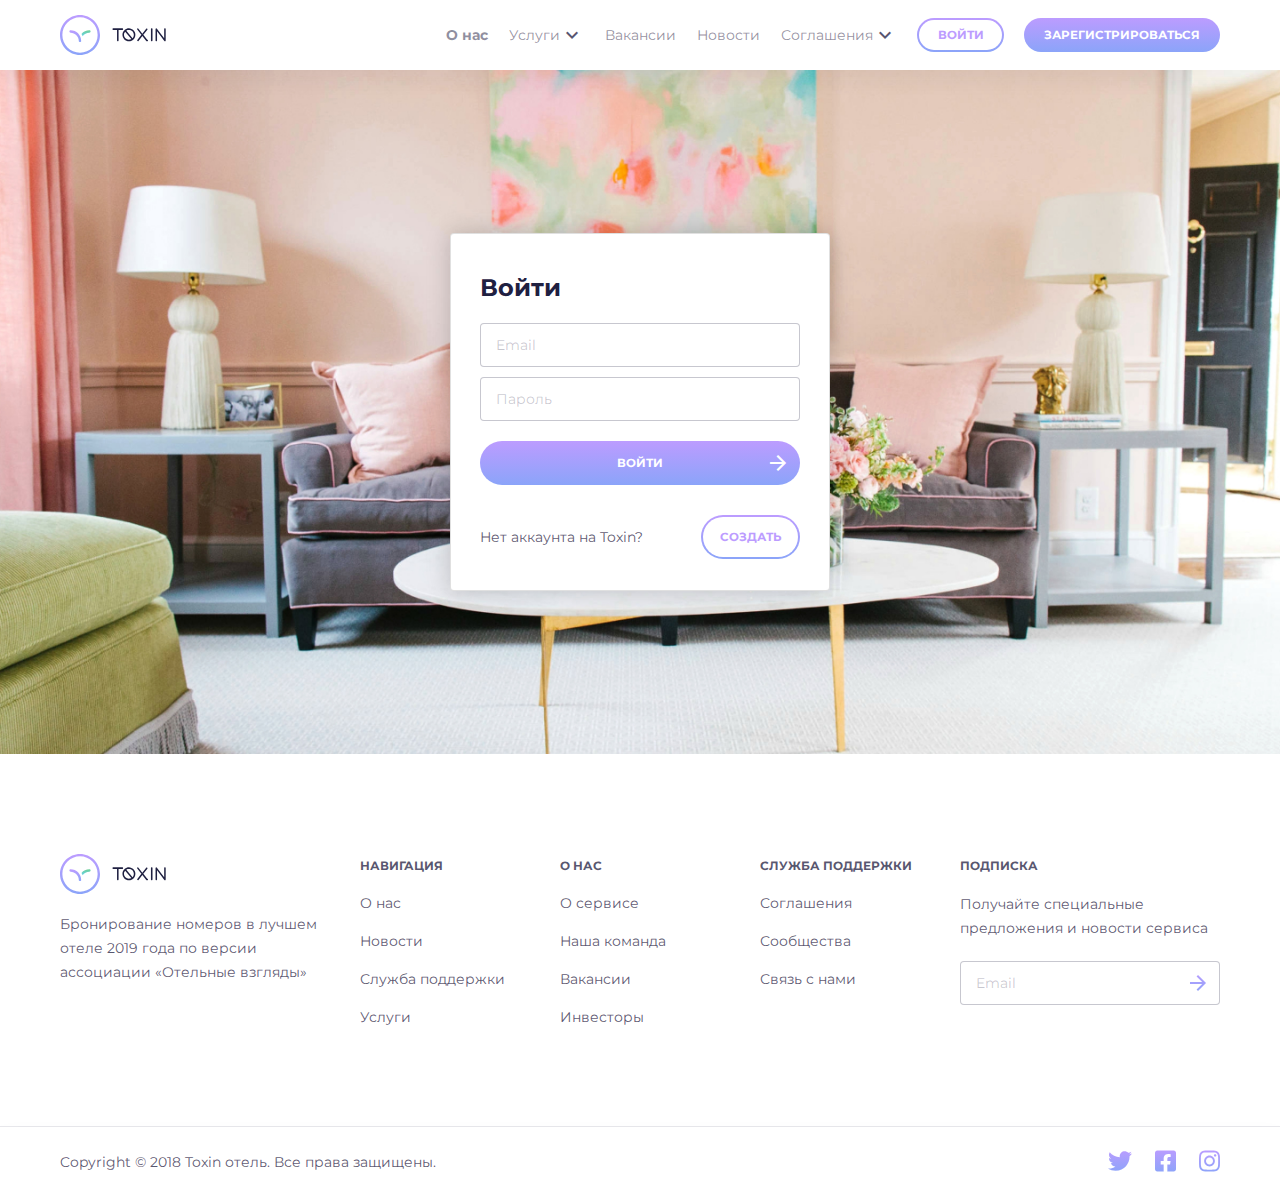
<file: Toxin/sign-in.html>
<!DOCTYPE html>
<html lang="ru">
  <head>
    <meta charset="UTF-8">
    <meta name="viewport" content="width=device-width, initial-scale=1">
    <title>Sign-in</title>
  <script defer src="js/sign-in.js"></script><link href="css/sign-in.css" rel="stylesheet"></head>
  <body class="page">
    <div class="page__header">
      <header class="header header--default">
        <div class="header__wrapper">
          <div class="header__logo"><a href="./"><img src="img/logo/logo-default.svg"></a></div>
          <div class="header__container--hamburger">
            <div class="hamburger-menu">
              <label class="hamburger-menu__label">
                <input class="hamburger-menu__checkbox" type="checkbox">
                <div class="hamburger-menu__line-container">
                  <div class="hamburger-menu__single-line"></div>
                  <div class="hamburger-menu__single-line"></div>
                  <div class="hamburger-menu__single-line"></div>
                </div>
              </label>
            </div>
          </div>
          <nav class="header__navigation">
            <div class="header__nav-container">
              <ul class="header__nav-list">
                <li class="header__nav-item"><a class="header__nav-link header__nav-link--with-bold-text" href="/aboutUs.html">О нас</a>
                </li>
                <li class="header__nav-item">
                  <details class="header__details">
                    <summary class="header__summary"><a class="header__nav-link" href="/services.html">Услуги</a><span class="header__nav-arrow">expand_more</span></summary>
                    <div class="header__details-hidden">
                      <ul class="header__nav-list header__nav-list--hidden">
                        <li class="header__nav-item header__nav-item--without-margin header__nav-item--with-padding"><a class="header__nav-link" href="/services1.html">Услуги 1</a></li>
                        <li class="header__nav-item header__nav-item--without-margin header__nav-item--with-padding"><a class="header__nav-link" href="/services2.html">Услуги 2</a></li>
                        <li class="header__nav-item header__nav-item--without-margin header__nav-item--with-padding"><a class="header__nav-link" href="/services3.html">Услуги 3</a></li>
                      </ul>
                    </div>
                  </details>
                </li>
                <li class="header__nav-item"><a class="header__nav-link" href="/vacancies.html">Вакансии</a>
                </li>
                <li class="header__nav-item"><a class="header__nav-link" href="/news.html">Новости</a>
                </li>
                <li class="header__nav-item">
                  <details class="header__details">
                    <summary class="header__summary"><a class="header__nav-link" href="/agreements.html">Соглашения</a><span class="header__nav-arrow">expand_more</span></summary>
                    <div class="header__details-hidden">
                      <ul class="header__nav-list header__nav-list--hidden">
                        <li class="header__nav-item header__nav-item--without-margin header__nav-item--with-padding"><a class="header__nav-link" href="/agreement1.html">Соглашение 1</a></li>
                        <li class="header__nav-item header__nav-item--without-margin header__nav-item--with-padding"><a class="header__nav-link" href="/agreement2.html">Соглашение 2</a></li>
                        <li class="header__nav-item header__nav-item--without-margin header__nav-item--with-padding"><a class="header__nav-link" href="/agreement3.html">Соглашение 3</a></li>
                      </ul>
                    </div>
                  </details>
                </li>
              </ul>
              <div class="header__nav-user">
                <div class="header__nav-btn header__nav-btn--login"><a class="button button--outlined" href="./sign-in.html"><span class="button__wrapper"><span class="button__text">Войти</span></span></a>
                </div>
                <div class="header__nav-btn header__nav-btn--register"><a class="button button--default" href="./registration.html"><span class="button__wrapper"><span class="button__text">Зарегистрироваться</span></span></a>
                </div>
              </div>
            </div>
          </nav>
        </div>
      </header>
    </div>
    <div class="page__content">
      <div class="sign-in-page">
        <div class="sign-in-page__container">
          <div class="sign-in-page__content">
            <div class="sign-in-page__card-container">
              <div class="card-login">
                <div class="card-login__title">
                  <h1>Войти</h1>
                </div>
                <form class="card-login__form">
                  <div class="card-login__container card-login__container--with-grid">
                    <div class="form-input form-input--single">
                      <div class="form-input__single-input-wrapper">
                        <input class="form-input__input" placeholder="Email" data-index="0">
                      </div>
                    </div>
                    <div class="form-input form-input--single">
                      <div class="form-input__single-input-wrapper">
                        <input class="form-input__input" placeholder="Пароль" data-index="0">
                      </div>
                    </div>
                  </div>
                  <div class="card-login__container card-login__container--with-20px-margin">
                    <button class="button button--big" type="button"><span class="button__wrapper"><span class="button__text">войти</span><i class="button__icon material-icons">arrow_forward</i></span></button>
                  </div>
                  <div class="card-login__container card-login__container--with-30px-margin">
                    <div class="card-login__not-register"><span>Нет аккаунта на Toxin?</span>
                      <div class="card-login__register-btn"><a class="button button--outlined" href="./registration.html"><span class="button__wrapper"><span class="button__text">Создать</span></span></a>
                      </div>
                    </div>
                  </div>
                </form>
              </div>
            </div>
          </div>
        </div>
      </div>
    </div>
    <div class="page__footer">
      <footer class="footer">
        <section class="footer__section footer__section--base">
          <div class="footer__section-container">
            <div class="footer__grid-container">
              <div class="footer__grid-item footer__grid-item--with-brand-info">
                <div class="footer__brand-logo"><img src="img/logo/logo-default.svg"></div>
                <div class="footer__brand-info"><span>Бронирование номеров в лучшем отеле 2019 года по версии ассоциации «Отельные взгляды»</span></div>
              </div>
              <div class="footer__grid-item footer__grid-item--with-nav-info">
                <div class="footer__grid-title"><span>Навигация</span></div>
                <ul class="footer__link-list">
                  <li class="footer__link-item">О нас</li>
                  <li class="footer__link-item">Новости</li>
                  <li class="footer__link-item">Служба поддержки</li>
                  <li class="footer__link-item">Услуги</li>
                </ul>
              </div>
              <div class="footer__grid-item footer__grid-item--with-aboutUs-info">
                <div class="footer__grid-title"><span>О нас</span></div>
                <ul class="footer__link-list">
                  <li class="footer__link-item">О сервисе</li>
                  <li class="footer__link-item">Наша команда</li>
                  <li class="footer__link-item">Вакансии</li>
                  <li class="footer__link-item">Инвесторы</li>
                </ul>
              </div>
              <div class="footer__grid-item footer__grid-item--with-support-info">
                <div class="footer__grid-title"><span>Служба поддержки</span></div>
                <ul class="footer__link-list">
                  <li class="footer__link-item">Соглашения</li>
                  <li class="footer__link-item">Сообщества</li>
                  <li class="footer__link-item">Связь с нами</li>
                </ul>
              </div>
              <div class="footer__grid-item footer__grid-item--with-subscribe-info">
                <div class="footer__grid-title"><span>Подписка</span></div>
                <div class="footer__subscribe-text"><span>Получайте специальные предложения и новости сервиса</span></div>
                <div class="footer__subscribe-input">
                  <form action="https://echo.htmlacademy.ru" method="post" name="subscribe">
                    <div class="form-input form-input--single">
                      <div class="form-input__single-input-wrapper">
                        <input class="form-input__input form-input__input--with-icon" placeholder="Email" name="Email" data-index="0">
                        <button class="form-input__button material-icons" type="submit">arrow_forward</button>
                      </div>
                    </div>
                  </form>
                </div>
              </div>
            </div>
          </div>
        </section>
        <section class="footer__section footer__section--copyright">
          <div class="footer__section-container">
            <div class="footer__copyright-wrapper">
              <div class="footer__copyright-text"><span>Copyright © 2018 Toxin отель. Все права защищены.</span></div>
              <div class="footer__copyright-socials"><a class="footer__social-link" href="404.html" target="_blank" rel="noopener noreferrer" title="Twitter"><span class="footer__social-icon"></span></a><a class="footer__social-link" href="404.html" target="_blank" rel="noopener noreferrer" title="Facebook"><span class="footer__social-icon"></span></a><a class="footer__social-link" href="404.html" target="_blank" rel="noopener noreferrer" title="Instagram"><span class="footer__social-icon"></span></a>
              </div>
            </div>
          </div>
        </section>
      </footer>
    </div>
  </body>
</html>
</file>
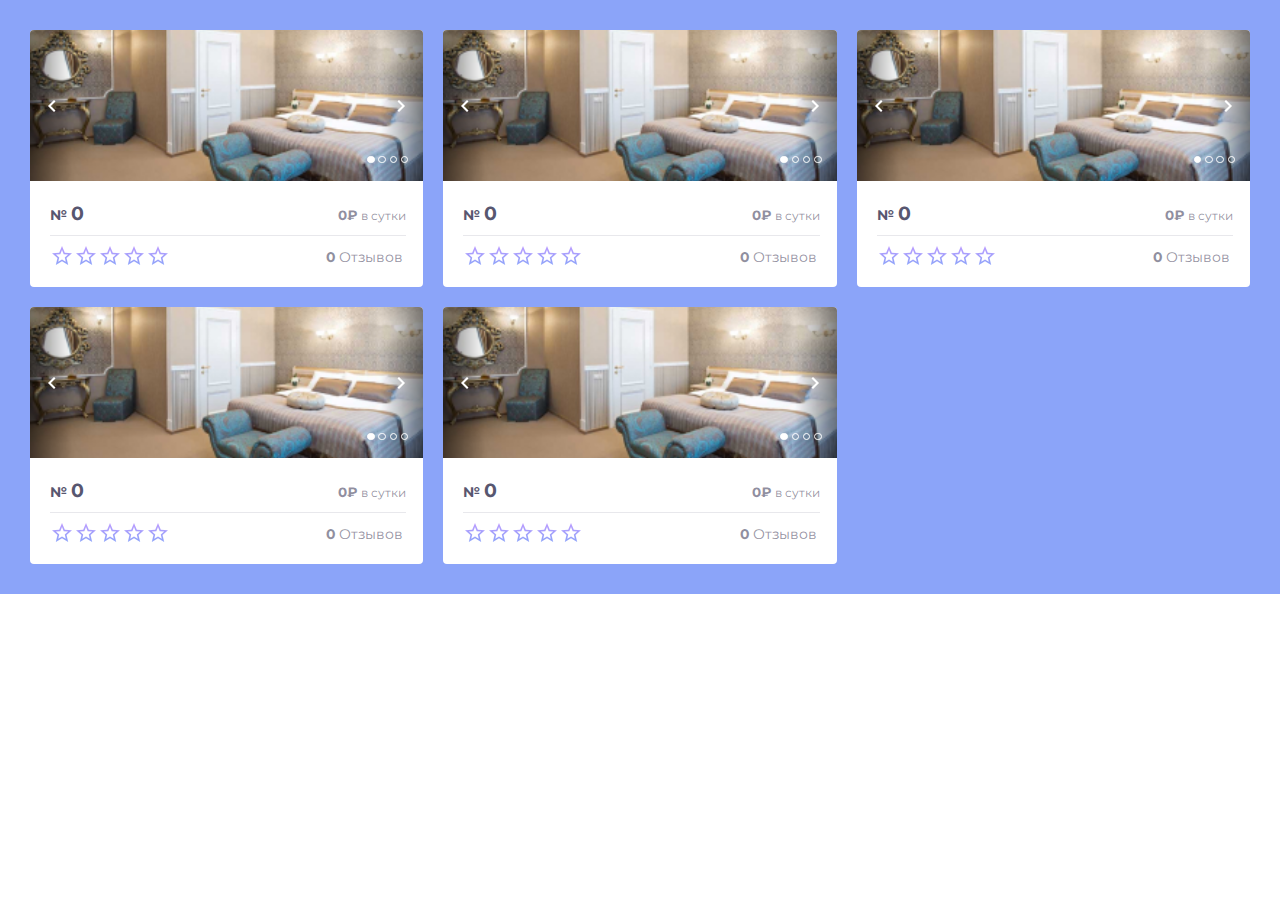
<file: Toxin/test.html>
<!DOCTYPE html>
<html lang="ru">
  <head>
    <meta charset="UTF-8">
    <meta name="viewport" content="width=device-width, initial-scale=1">
    <title>testPage</title>
  <script defer src="js/vendors-node_modules_jquery_dist_jquery_js-node_modules_pug-runtime_index_js.js"></script><script defer src="js/vendors-node_modules_owl_carousel_dist_owl_carousel_js.js"></script><script defer src="js/test.js"></script><link href="css/test.css" rel="stylesheet"></head>
  <body class="page">
    <div class="test-room-page">
      <div class="test-room-page__container">
        <div class="test-room-page__grid-item">
          <div class="card-room">
            <div class="card-room__carousel">
              <div class="carousel js-carousel">
                <div class="carousel__item"><img class="carousel__img" src="img/rooms/room-1-thumbnail.jpg" alt="Фотография комнаты №1"></div>
                <div class="carousel__item"><img class="carousel__img" src="img/rooms/room-2-thumbnail.jpg" alt="Фотография комнаты №2"></div>
                <div class="carousel__item"><img class="carousel__img" src="img/rooms/room-3-thumbnail.jpg" alt="Фотография комнаты №3"></div>
                <div class="carousel__item"><img class="carousel__img" src="img/rooms/room-4-thumbnail.jpg" alt="Фотография комнаты №4"></div>
              </div>
            </div><a class="card-room__link-container" href="./room-details.html#0">
              <div class="card-room__room-info">
                <div class="card-room__title">
                  <div class="card-room__room-number-container1"><span class="card-room__room-number">№0</span>
                  </div>
                  <div class="card-room__room-price-container"><span class="card-room__price-sum">0₽</span><span class="card-room__price-text">в сутки</span></div>
                </div>
                <div class="card-room__br"></div>
                <div class="card-room__rate-wrapper"><span class="card-room__rate-button-container"><span class="rate-button js-rate-button js-rate-button--readonly">
                      <input class="rate-button__input" value="0"><span class="rate-button__star material-icons" data-index="1">star_border</span><span class="rate-button__star material-icons" data-index="2">star_border</span><span class="rate-button__star material-icons" data-index="3">star_border</span><span class="rate-button__star material-icons" data-index="4">star_border</span><span class="rate-button__star material-icons" data-index="5">star_border</span></span></span><span class="card-room__comments-container"><span class="card-room__comments-count">0</span><span class="card-room__comments-text">Отзывов</span></span></div>
              </div></a>
          </div>
        </div>
        <div class="test-room-page__grid-item">
          <div class="card-room">
            <div class="card-room__carousel">
              <div class="carousel js-carousel">
                <div class="carousel__item"><img class="carousel__img" src="img/rooms/room-1-thumbnail.jpg" alt="Фотография комнаты №1"></div>
                <div class="carousel__item"><img class="carousel__img" src="img/rooms/room-2-thumbnail.jpg" alt="Фотография комнаты №2"></div>
                <div class="carousel__item"><img class="carousel__img" src="img/rooms/room-3-thumbnail.jpg" alt="Фотография комнаты №3"></div>
                <div class="carousel__item"><img class="carousel__img" src="img/rooms/room-4-thumbnail.jpg" alt="Фотография комнаты №4"></div>
              </div>
            </div><a class="card-room__link-container" href="./room-details.html#0">
              <div class="card-room__room-info">
                <div class="card-room__title">
                  <div class="card-room__room-number-container1"><span class="card-room__room-number">№0</span>
                  </div>
                  <div class="card-room__room-price-container"><span class="card-room__price-sum">0₽</span><span class="card-room__price-text">в сутки</span></div>
                </div>
                <div class="card-room__br"></div>
                <div class="card-room__rate-wrapper"><span class="card-room__rate-button-container"><span class="rate-button js-rate-button js-rate-button--readonly">
                      <input class="rate-button__input" value="0"><span class="rate-button__star material-icons" data-index="1">star_border</span><span class="rate-button__star material-icons" data-index="2">star_border</span><span class="rate-button__star material-icons" data-index="3">star_border</span><span class="rate-button__star material-icons" data-index="4">star_border</span><span class="rate-button__star material-icons" data-index="5">star_border</span></span></span><span class="card-room__comments-container"><span class="card-room__comments-count">0</span><span class="card-room__comments-text">Отзывов</span></span></div>
              </div></a>
          </div>
        </div>
        <div class="test-room-page__grid-item">
          <div class="card-room">
            <div class="card-room__carousel">
              <div class="carousel js-carousel">
                <div class="carousel__item"><img class="carousel__img" src="img/rooms/room-1-thumbnail.jpg" alt="Фотография комнаты №1"></div>
                <div class="carousel__item"><img class="carousel__img" src="img/rooms/room-2-thumbnail.jpg" alt="Фотография комнаты №2"></div>
                <div class="carousel__item"><img class="carousel__img" src="img/rooms/room-3-thumbnail.jpg" alt="Фотография комнаты №3"></div>
                <div class="carousel__item"><img class="carousel__img" src="img/rooms/room-4-thumbnail.jpg" alt="Фотография комнаты №4"></div>
              </div>
            </div><a class="card-room__link-container" href="./room-details.html#0">
              <div class="card-room__room-info">
                <div class="card-room__title">
                  <div class="card-room__room-number-container1"><span class="card-room__room-number">№0</span>
                  </div>
                  <div class="card-room__room-price-container"><span class="card-room__price-sum">0₽</span><span class="card-room__price-text">в сутки</span></div>
                </div>
                <div class="card-room__br"></div>
                <div class="card-room__rate-wrapper"><span class="card-room__rate-button-container"><span class="rate-button js-rate-button js-rate-button--readonly">
                      <input class="rate-button__input" value="0"><span class="rate-button__star material-icons" data-index="1">star_border</span><span class="rate-button__star material-icons" data-index="2">star_border</span><span class="rate-button__star material-icons" data-index="3">star_border</span><span class="rate-button__star material-icons" data-index="4">star_border</span><span class="rate-button__star material-icons" data-index="5">star_border</span></span></span><span class="card-room__comments-container"><span class="card-room__comments-count">0</span><span class="card-room__comments-text">Отзывов</span></span></div>
              </div></a>
          </div>
        </div>
        <div class="test-room-page__grid-item">
          <div class="card-room">
            <div class="card-room__carousel">
              <div class="carousel js-carousel">
                <div class="carousel__item"><img class="carousel__img" src="img/rooms/room-1-thumbnail.jpg" alt="Фотография комнаты №1"></div>
                <div class="carousel__item"><img class="carousel__img" src="img/rooms/room-2-thumbnail.jpg" alt="Фотография комнаты №2"></div>
                <div class="carousel__item"><img class="carousel__img" src="img/rooms/room-3-thumbnail.jpg" alt="Фотография комнаты №3"></div>
                <div class="carousel__item"><img class="carousel__img" src="img/rooms/room-4-thumbnail.jpg" alt="Фотография комнаты №4"></div>
              </div>
            </div><a class="card-room__link-container" href="./room-details.html#0">
              <div class="card-room__room-info">
                <div class="card-room__title">
                  <div class="card-room__room-number-container1"><span class="card-room__room-number">№0</span>
                  </div>
                  <div class="card-room__room-price-container"><span class="card-room__price-sum">0₽</span><span class="card-room__price-text">в сутки</span></div>
                </div>
                <div class="card-room__br"></div>
                <div class="card-room__rate-wrapper"><span class="card-room__rate-button-container"><span class="rate-button js-rate-button js-rate-button--readonly">
                      <input class="rate-button__input" value="0"><span class="rate-button__star material-icons" data-index="1">star_border</span><span class="rate-button__star material-icons" data-index="2">star_border</span><span class="rate-button__star material-icons" data-index="3">star_border</span><span class="rate-button__star material-icons" data-index="4">star_border</span><span class="rate-button__star material-icons" data-index="5">star_border</span></span></span><span class="card-room__comments-container"><span class="card-room__comments-count">0</span><span class="card-room__comments-text">Отзывов</span></span></div>
              </div></a>
          </div>
        </div>
        <div class="test-room-page__grid-item">
          <div class="card-room">
            <div class="card-room__carousel">
              <div class="carousel js-carousel">
                <div class="carousel__item"><img class="carousel__img" src="img/rooms/room-1-thumbnail.jpg" alt="Фотография комнаты №1"></div>
                <div class="carousel__item"><img class="carousel__img" src="img/rooms/room-2-thumbnail.jpg" alt="Фотография комнаты №2"></div>
                <div class="carousel__item"><img class="carousel__img" src="img/rooms/room-3-thumbnail.jpg" alt="Фотография комнаты №3"></div>
                <div class="carousel__item"><img class="carousel__img" src="img/rooms/room-4-thumbnail.jpg" alt="Фотография комнаты №4"></div>
              </div>
            </div><a class="card-room__link-container" href="./room-details.html#0">
              <div class="card-room__room-info">
                <div class="card-room__title">
                  <div class="card-room__room-number-container1"><span class="card-room__room-number">№0</span>
                  </div>
                  <div class="card-room__room-price-container"><span class="card-room__price-sum">0₽</span><span class="card-room__price-text">в сутки</span></div>
                </div>
                <div class="card-room__br"></div>
                <div class="card-room__rate-wrapper"><span class="card-room__rate-button-container"><span class="rate-button js-rate-button js-rate-button--readonly">
                      <input class="rate-button__input" value="0"><span class="rate-button__star material-icons" data-index="1">star_border</span><span class="rate-button__star material-icons" data-index="2">star_border</span><span class="rate-button__star material-icons" data-index="3">star_border</span><span class="rate-button__star material-icons" data-index="4">star_border</span><span class="rate-button__star material-icons" data-index="5">star_border</span></span></span><span class="card-room__comments-container"><span class="card-room__comments-count">0</span><span class="card-room__comments-text">Отзывов</span></span></div>
              </div></a>
          </div>
        </div>
      </div>
    </div>
  </body>
</html>
</file>
<file: Slider/css/demo.css>
*{margin:0;padding:0}.page{display:flex;justify-content:center;height:100vh;background:linear-gradient(#c6e4ee 0%, #c6e4ee 40%, #fed1ae 60%, #faa0b9 70%, #cb7dcb 80%, #757ecb 100%)}.page__container{padding:20px 0;display:grid;grid-template-columns:1fr 1fr;grid-auto-rows:350px;grid-gap:40px}.demoPanel{width:650px;height:350px;display:grid;background-color:whitesmoke;border-radius:5px;grid-template-columns:200px 450px;box-shadow:0px 8px 61px -45px rgba(34,60,80,0.2)}.demoPanel input[type='text']{width:70px;outline:none}.demoPanel input[type='number']{width:100px;outline:none}.demoPanel input[type='checkbox']{width:30px;outline:none}.demoPanel__panel{padding:10px;border-right:1px solid #767676;display:flex;flex-direction:column;justify-content:space-around}.demoPanel__slider{padding:20px}

.jq-slider{user-select:none;width:100%;height:100%;position:relative;display:flex;align-items:center;justify-content:center}.jqsLine{position:relative;border-radius:3px;border:1px solid rgba(31,32,65,0.25);background-color:white;box-sizing:border-box}.jqsLine--horizontal{width:100%;height:6px}.jqsLine--vertical{height:100%;width:6px}.jqsHandle{z-index:6;position:absolute;height:12px;width:12px;background:linear-gradient(#6FCF97 100%, #66D2EA 100%);border:1px solid white;box-sizing:border-box;border-radius:50%;user-select:none;cursor:pointer;touch-action:none}.jqsHandle--horizontal{margin-left:-5px}.jqsHandle--vertical{margin-top:-7px}.jqsHandle--handled{z-index:8}.jqsHandle--pressedLast{z-index:7}.jqsRange{background:linear-gradient(#6FCF97 100%, #66D2EA 100%);position:absolute;border-radius:3px}.jqsRange--horizontal{height:6px}.jqsRange--vertical{width:6px}.jqsTips{height:15px;min-width:35px;padding:4px;background-color:whitesmoke;border-radius:4px;border:1px solid rgba(31,32,65,0.25);position:absolute;text-align:center;white-space:nowrap;cursor:pointer}.jqsTips--horizontal{margin-bottom:40px;transform:translateX(-50%)}.jqsTips--vertical{margin-left:80px;transform:translateY(-50%)}.jqsTips--handled{z-index:7}.jqsTips--pressedLast{z-index:6}.jqsScale{position:absolute;background-color:rgba(0,0,0,0.5)}.jqsScale__item{position:absolute;background-color:rgba(0,0,0,0.5);display:flex}.jqsScale__num{position:absolute;text-align:center;cursor:pointer;user-select:none}.jqsScale--vertical{width:1px;height:100%;margin-right:20px}.jqsScale--horizontal{width:100%;height:1px;margin-top:20px}.jqsScale--vertical .jqsScale__item{right:0;height:1px;width:5px;justify-content:flex-end;align-items:center}.jqsScale--vertical .jqsScale__num{margin-right:7px}.jqsScale--horizontal .jqsScale__item{height:5px;width:1px;justify-content:center}.jqsScale--horizontal .jqsScale__num{margin-top:5px}
</file>
<file: Toxin/css/vendors-node_modules_air-datepicker_index_es_js-node_modules_air-datepicker_air-datepicker_cs-d4dacd.css>
/*!******************************************************************************************************************************!*\
  !*** css ./node_modules/css-loader/dist/cjs.js??ruleSet[1].rules[1].use[1]!./node_modules/air-datepicker/air-datepicker.css ***!
  \******************************************************************************************************************************/
.air-datepicker-cell.-day-.-other-month-,.air-datepicker-cell.-year-.-other-decade-{color:var(--adp-color-other-month)}.air-datepicker-cell.-day-.-other-month-:hover,.air-datepicker-cell.-year-.-other-decade-:hover{color:var(--adp-color-other-month-hover)}.-disabled-.-focus-.air-datepicker-cell.-day-.-other-month-,.-disabled-.-focus-.air-datepicker-cell.-year-.-other-decade-{color:var(--adp-color-other-month)}.-selected-.air-datepicker-cell.-day-.-other-month-,.-selected-.air-datepicker-cell.-year-.-other-decade-{color:#fff;background:var(--adp-background-color-selected-other-month)}.-selected-.-focus-.air-datepicker-cell.-day-.-other-month-,.-selected-.-focus-.air-datepicker-cell.-year-.-other-decade-{background:var(--adp-background-color-selected-other-month-focused)}.-in-range-.air-datepicker-cell.-day-.-other-month-,.-in-range-.air-datepicker-cell.-year-.-other-decade-{background-color:var(--adp-background-color-in-range);color:var(--adp-color)}.-in-range-.-focus-.air-datepicker-cell.-day-.-other-month-,.-in-range-.-focus-.air-datepicker-cell.-year-.-other-decade-{background-color:var(--adp-background-color-in-range-focused)}.air-datepicker-cell.-day-.-other-month-:empty,.air-datepicker-cell.-year-.-other-decade-:empty{background:none;border:none}.air-datepicker-cell{border-radius:var(--adp-cell-border-radius);box-sizing:border-box;cursor:pointer;display:-ms-flexbox;display:flex;position:relative;-ms-flex-align:center;align-items:center;-ms-flex-pack:center;justify-content:center;z-index:1}.air-datepicker-cell.-focus-{background:var(--adp-background-color-hover)}.air-datepicker-cell.-current-{color:var(--adp-color-current-date)}.air-datepicker-cell.-current-.-focus-{color:var(--adp-color)}.air-datepicker-cell.-current-.-in-range-{color:var(--adp-color-current-date)}.air-datepicker-cell.-disabled-{cursor:default;color:var(--adp-color-disabled)}.air-datepicker-cell.-disabled-.-focus-{color:var(--adp-color-disabled)}.air-datepicker-cell.-disabled-.-in-range-{color:var(--adp-color-disabled-in-range)}.air-datepicker-cell.-disabled-.-current-.-focus-{color:var(--adp-color-disabled)}.air-datepicker-cell.-in-range-{background:var(--adp-cell-background-color-in-range);border-radius:0}.air-datepicker-cell.-in-range-:hover{background:var(--adp-cell-background-color-in-range-hover)}.air-datepicker-cell.-range-from-{border:1px solid var(--adp-cell-border-color-in-range);background-color:var(--adp-cell-background-color-in-range);border-radius:var(--adp-cell-border-radius) 0 0 var(--adp-cell-border-radius)}.air-datepicker-cell.-range-to-{border:1px solid var(--adp-cell-border-color-in-range);background-color:var(--adp-cell-background-color-in-range);border-radius:0 var(--adp-cell-border-radius) var(--adp-cell-border-radius) 0}.air-datepicker-cell.-range-to-.-range-from-{border-radius:var(--adp-cell-border-radius)}.air-datepicker-cell.-selected-{color:#fff;border:none;background:var(--adp-cell-background-color-selected)}.air-datepicker-cell.-selected-.-current-{color:#fff;background:var(--adp-cell-background-color-selected)}.air-datepicker-cell.-selected-.-focus-{background:var(--adp-cell-background-color-selected-hover)}

.air-datepicker-body{transition:all var(--adp-transition-duration) var(--adp-transition-ease)}.air-datepicker-body.-hidden-{display:none}.air-datepicker-body--day-names{display:-ms-grid;display:grid;-ms-grid-columns:(var(--adp-day-cell-width))[7];grid-template-columns:repeat(7, var(--adp-day-cell-width));margin:8px 0 3px}.air-datepicker-body--day-name{color:var(--adp-day-name-color);display:-ms-flexbox;display:flex;-ms-flex-align:center;align-items:center;-ms-flex-pack:center;justify-content:center;-ms-flex:1;flex:1;text-align:center;text-transform:uppercase;font-size:.8em}.air-datepicker-body--cells{display:-ms-grid;display:grid}.air-datepicker-body--cells.-days-{-ms-grid-columns:(var(--adp-day-cell-width))[7];grid-template-columns:repeat(7, var(--adp-day-cell-width));grid-auto-rows:var(--adp-day-cell-height)}.air-datepicker-body--cells.-months-{-ms-grid-columns:(1fr)[3];grid-template-columns:repeat(3, 1fr);grid-auto-rows:var(--adp-month-cell-height)}.air-datepicker-body--cells.-years-{-ms-grid-columns:(1fr)[4];grid-template-columns:repeat(4, 1fr);grid-auto-rows:var(--adp-year-cell-height)}

.air-datepicker-nav{display:-ms-flexbox;display:flex;-ms-flex-pack:justify;justify-content:space-between;border-bottom:1px solid var(--adp-border-color-inner);min-height:var(--adp-nav-height);padding:var(--adp-padding)}.-only-timepicker- .air-datepicker-nav{display:none}.air-datepicker-nav--title,.air-datepicker-nav--action{display:-ms-flexbox;display:flex;cursor:pointer;-ms-flex-align:center;align-items:center;-ms-flex-pack:center;justify-content:center}.air-datepicker-nav--action{width:var(--adp-day-cell-width);border-radius:var(--adp-border-radius);-webkit-user-select:none;-ms-user-select:none;user-select:none}.air-datepicker-nav--action:hover{background:var(--adp-background-color-hover)}.air-datepicker-nav--action:active{background:var(--adp-background-color-active)}.air-datepicker-nav--action.-disabled-{visibility:hidden}.air-datepicker-nav--action svg{width:32px;height:32px}.air-datepicker-nav--action path{fill:none;stroke:var(--adp-nav-arrow-color);stroke-width:2px}.air-datepicker-nav--title{border-radius:var(--adp-border-radius);padding:0 8px}.air-datepicker-nav--title i{font-style:normal;color:var(--adp-nav-color-secondary);margin-left:.3em}.air-datepicker-nav--title:hover{background:var(--adp-background-color-hover)}.air-datepicker-nav--title:active{background:var(--adp-background-color-active)}.air-datepicker-nav--title.-disabled-{cursor:default;background:none}

.air-datepicker-buttons{display:-ms-grid;display:grid;grid-auto-columns:1fr;grid-auto-flow:column}.air-datepicker-button{display:-ms-inline-flexbox;display:inline-flex;color:var(--adp-btn-color);border-radius:var(--adp-btn-border-radius);cursor:pointer;height:var(--adp-btn-height);border:none;background:rgba(255,255,255,0)}.air-datepicker-button:hover{color:var(--adp-btn-color-hover);background:var(--adp-btn-background-color-hover)}.air-datepicker-button:focus{color:var(--adp-btn-color-hover);background:var(--adp-btn-background-color-hover);outline:none}.air-datepicker-button:active{background:var(--adp-btn-background-color-active)}.air-datepicker-button span{outline:none;display:-ms-flexbox;display:flex;-ms-flex-align:center;align-items:center;-ms-flex-pack:center;justify-content:center;width:100%;height:100%}

.air-datepicker-time{display:-ms-grid;display:grid;-ms-grid-columns:max-content 1fr;grid-template-columns:max-content 1fr;grid-column-gap:12px;-ms-flex-align:center;align-items:center;position:relative;padding:0 var(--adp-time-padding-inner)}.-only-timepicker- .air-datepicker-time{border-top:none}.air-datepicker-time--current{display:-ms-flexbox;display:flex;-ms-flex-align:center;align-items:center;-ms-flex:1;flex:1;font-size:14px;text-align:center}.air-datepicker-time--current-colon{margin:0 2px 3px;line-height:1}.air-datepicker-time--current-hours,.air-datepicker-time--current-minutes{line-height:1;font-size:19px;font-family:"Century Gothic", CenturyGothic, AppleGothic, sans-serif;position:relative;z-index:1}.air-datepicker-time--current-hours:after,.air-datepicker-time--current-minutes:after{content:'';background:var(--adp-background-color-hover);border-radius:var(--adp-border-radius);position:absolute;left:-2px;top:-3px;right:-2px;bottom:-2px;z-index:-1;opacity:0}.air-datepicker-time--current-hours.-focus-:after,.air-datepicker-time--current-minutes.-focus-:after{opacity:1}.air-datepicker-time--current-ampm{text-transform:uppercase;-ms-flex-item-align:end;align-self:flex-end;color:var(--adp-time-day-period-color);margin-left:6px;font-size:11px;margin-bottom:1px}.air-datepicker-time--row{display:-ms-flexbox;display:flex;-ms-flex-align:center;align-items:center;font-size:11px;height:17px;background:linear-gradient(to right, var(--adp-time-track-color), var(--adp-time-track-color)) left 50%/100% var(--adp-time-track-height) no-repeat}.air-datepicker-time--row:first-child{margin-bottom:4px}.air-datepicker-time--row input[type='range']{background:none;cursor:pointer;-ms-flex:1;flex:1;height:100%;padding:0;margin:0;-webkit-appearance:none}.air-datepicker-time--row input[type='range']::-webkit-slider-thumb{-webkit-appearance:none}.air-datepicker-time--row input[type='range']::-ms-tooltip{display:none}.air-datepicker-time--row input[type='range']:hover::-webkit-slider-thumb{border-color:var(--adp-time-track-color-hover)}.air-datepicker-time--row input[type='range']:hover::-moz-range-thumb{border-color:var(--adp-time-track-color-hover)}.air-datepicker-time--row input[type='range']:hover::-ms-thumb{border-color:var(--adp-time-track-color-hover)}.air-datepicker-time--row input[type='range']:focus{outline:none}.air-datepicker-time--row input[type='range']:focus::-webkit-slider-thumb{background:var(--adp-cell-background-color-selected);border-color:var(--adp-cell-background-color-selected)}.air-datepicker-time--row input[type='range']:focus::-moz-range-thumb{background:var(--adp-cell-background-color-selected);border-color:var(--adp-cell-background-color-selected)}.air-datepicker-time--row input[type='range']:focus::-ms-thumb{background:var(--adp-cell-background-color-selected);border-color:var(--adp-cell-background-color-selected)}.air-datepicker-time--row input[type='range']::-webkit-slider-thumb{box-sizing:border-box;height:12px;width:12px;border-radius:3px;border:1px solid var(--adp-time-track-color);background:#fff;cursor:pointer;transition:background var(--adp-transition-duration)}.air-datepicker-time--row input[type='range']::-moz-range-thumb{box-sizing:border-box;height:12px;width:12px;border-radius:3px;border:1px solid var(--adp-time-track-color);background:#fff;cursor:pointer;transition:background var(--adp-transition-duration)}.air-datepicker-time--row input[type='range']::-ms-thumb{box-sizing:border-box;height:12px;width:12px;border-radius:3px;border:1px solid var(--adp-time-track-color);background:#fff;cursor:pointer;transition:background var(--adp-transition-duration)}.air-datepicker-time--row input[type='range']::-webkit-slider-thumb{margin-top:calc(var(--adp-time-thumb-size) / 2 * -1)}.air-datepicker-time--row input[type='range']::-webkit-slider-runnable-track{border:none;height:var(--adp-time-track-height);cursor:pointer;color:transparent;background:transparent}.air-datepicker-time--row input[type='range']::-moz-range-track{border:none;height:var(--adp-time-track-height);cursor:pointer;color:transparent;background:transparent}.air-datepicker-time--row input[type='range']::-ms-track{border:none;height:var(--adp-time-track-height);cursor:pointer;color:transparent;background:transparent}.air-datepicker-time--row input[type='range']::-ms-fill-lower{background:transparent}.air-datepicker-time--row input[type='range']::-ms-fill-upper{background:transparent}

.air-datepicker{--adp-font-family: -apple-system, BlinkMacSystemFont, "Segoe UI", Roboto, Helvetica, Arial, sans-serif, "Apple Color Emoji", "Segoe UI Emoji", "Segoe UI Symbol";--adp-font-size: 14px;--adp-width: 246px;--adp-z-index: 100;--adp-padding: 4px;--adp-grid-areas:
    'nav'
    'body'
    'timepicker'
    'buttons';--adp-transition-duration: .3s;--adp-transition-ease: ease-out;--adp-transition-offset: 8px;--adp-background-color: #fff;--adp-background-color-hover: #f0f0f0;--adp-background-color-active: #eaeaea;--adp-background-color-in-range: rgba(92, 196, 239, .1);--adp-background-color-in-range-focused: rgba(92, 196, 239, .2);--adp-background-color-selected-other-month-focused: #8ad5f4;--adp-background-color-selected-other-month: #a2ddf6;--adp-color: #4a4a4a;--adp-color-secondary: #9c9c9c;--adp-accent-color: #4eb5e6;--adp-color-current-date: var(--adp-accent-color);--adp-color-other-month: #dedede;--adp-color-disabled: #aeaeae;--adp-color-disabled-in-range: #939393;--adp-color-other-month-hover: #c5c5c5;--adp-border-color: #dbdbdb;--adp-border-color-inner: #efefef;--adp-border-radius: 4px;--adp-border-color-inline: #d7d7d7;--adp-nav-height: 32px;--adp-nav-arrow-color: var(--adp-color-secondary);--adp-nav-color-secondary: var(--adp-color-secondary);--adp-day-name-color: #ff9a19;--adp-day-cell-width: 1fr;--adp-day-cell-height: 32px;--adp-month-cell-height: 42px;--adp-year-cell-height: 56px;--adp-pointer-size: 10px;--adp-pointer-offset: 10px;--adp-cell-border-radius: 4px;--adp-cell-background-color-selected: #5cc4ef;--adp-cell-background-color-selected-hover: #45bced;--adp-cell-background-color-in-range: rgba(92, 196, 239, 0.1);--adp-cell-background-color-in-range-hover: rgba(92, 196, 239, 0.2);--adp-cell-border-color-in-range: var(--adp-cell-background-color-selected);--adp-btn-height: 32px;--adp-btn-color: var(--adp-accent-color);--adp-btn-color-hover: var(--adp-color);--adp-btn-border-radius: var(--adp-border-radius);--adp-btn-background-color-hover: var(--adp-background-color-hover);--adp-btn-background-color-active: var(--adp-background-color-active);--adp-time-track-height: 1px;--adp-time-track-color: #dedede;--adp-time-track-color-hover: #b1b1b1;--adp-time-thumb-size: 12px;--adp-time-padding-inner: 10px;--adp-time-day-period-color: var(--adp-color-secondary)}

.air-datepicker{background:var(--adp-background-color);border:1px solid var(--adp-border-color);box-shadow:0 4px 12px rgba(0,0,0,0.15);border-radius:var(--adp-border-radius);box-sizing:content-box;display:-ms-grid;display:grid;-ms-grid-columns:1fr;grid-template-columns:1fr;-ms-grid-rows:(max-content)[4];grid-template-rows:repeat(4, max-content);grid-template-areas:var(--adp-grid-areas);font-family:var(--adp-font-family),sans-serif;font-size:var(--adp-font-size);color:var(--adp-color);width:var(--adp-width);position:absolute;left:-100000px;opacity:0;transition:opacity var(--adp-transition-duration) var(--adp-transition-ease),transform var(--adp-transition-duration) var(--adp-transition-ease),left 0s var(--adp-transition-duration);z-index:var(--adp-z-index)}.air-datepicker.-from-top-{transform:translateY(calc(var(--adp-transition-offset) * -1))}.air-datepicker.-from-right-{transform:translateX(var(--adp-transition-offset))}.air-datepicker.-from-bottom-{transform:translateY(var(--adp-transition-offset))}.air-datepicker.-from-left-{transform:translateX(calc(var(--adp-transition-offset) * -1))}.air-datepicker.-active-{opacity:1;transform:translate(0);transition:opacity var(--adp-transition-duration) var(--adp-transition-ease),transform var(--adp-transition-duration) var(--adp-transition-ease),left 0s 0s}.air-datepicker.-inline-{border-color:var(--adp-border-color-inline);box-shadow:none;position:static;left:auto;right:auto;opacity:1;transform:none}.air-datepicker.-inline- .air-datepicker--pointer{display:none}.air-datepicker-global-container{position:absolute;left:0;top:0}.air-datepicker--pointer{--pointer-half-size: calc(var(--adp-pointer-size) / 2);position:absolute;background:#fff;border-top:1px solid var(--adp-border-color-inline);border-right:1px solid var(--adp-border-color-inline);width:var(--adp-pointer-size);height:var(--adp-pointer-size);z-index:-1}.-top-left- .air-datepicker--pointer,.-top-center- .air-datepicker--pointer,.-top-right- .air-datepicker--pointer{top:calc(100% - var(--pointer-half-size));transform:rotate(135deg)}.-right-top- .air-datepicker--pointer,.-right-center- .air-datepicker--pointer,.-right-bottom- .air-datepicker--pointer{right:calc(100% - var(--pointer-half-size));transform:rotate(225deg)}.-bottom-left- .air-datepicker--pointer,.-bottom-center- .air-datepicker--pointer,.-bottom-right- .air-datepicker--pointer{bottom:calc(100% - var(--pointer-half-size));transform:rotate(315deg)}.-left-top- .air-datepicker--pointer,.-left-center- .air-datepicker--pointer,.-left-bottom- .air-datepicker--pointer{left:calc(100% - var(--pointer-half-size));transform:rotate(45deg)}.-top-left- .air-datepicker--pointer,.-bottom-left- .air-datepicker--pointer{left:var(--adp-pointer-offset)}.-top-right- .air-datepicker--pointer,.-bottom-right- .air-datepicker--pointer{right:var(--adp-pointer-offset)}.-top-center- .air-datepicker--pointer,.-bottom-center- .air-datepicker--pointer{left:calc(50% - var(--adp-pointer-size) / 2)}.-left-top- .air-datepicker--pointer,.-right-top- .air-datepicker--pointer{top:var(--adp-pointer-offset)}.-left-bottom- .air-datepicker--pointer,.-right-bottom- .air-datepicker--pointer{bottom:var(--adp-pointer-offset)}.-left-center- .air-datepicker--pointer,.-right-center- .air-datepicker--pointer{top:calc(50% - var(--adp-pointer-size) / 2)}.air-datepicker--navigation{grid-area:nav}.air-datepicker--content{box-sizing:content-box;padding:var(--adp-padding);grid-area:body}.-only-timepicker- .air-datepicker--content{display:none}.air-datepicker--time{grid-area:timepicker}.air-datepicker--buttons{grid-area:buttons}.air-datepicker--buttons,.air-datepicker--time{padding:var(--adp-padding);border-top:1px solid var(--adp-border-color-inner)}
</file>
